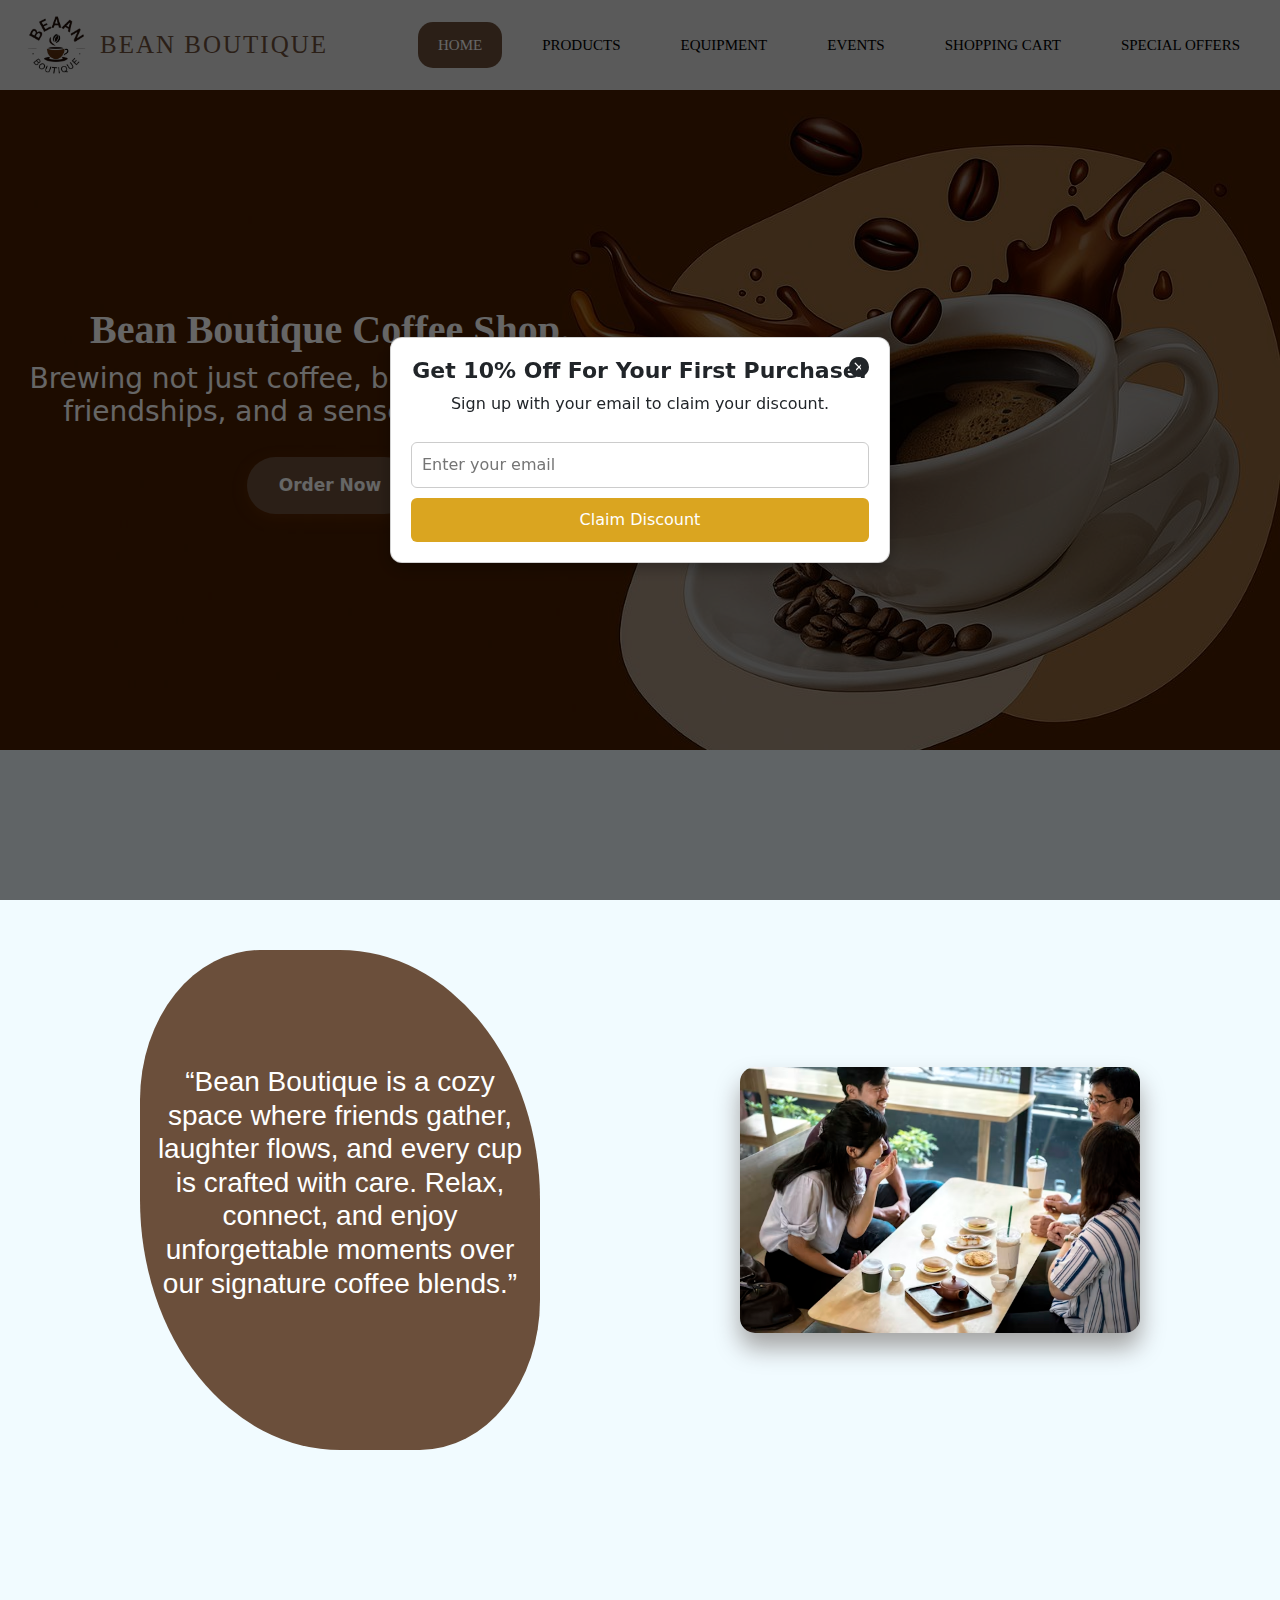
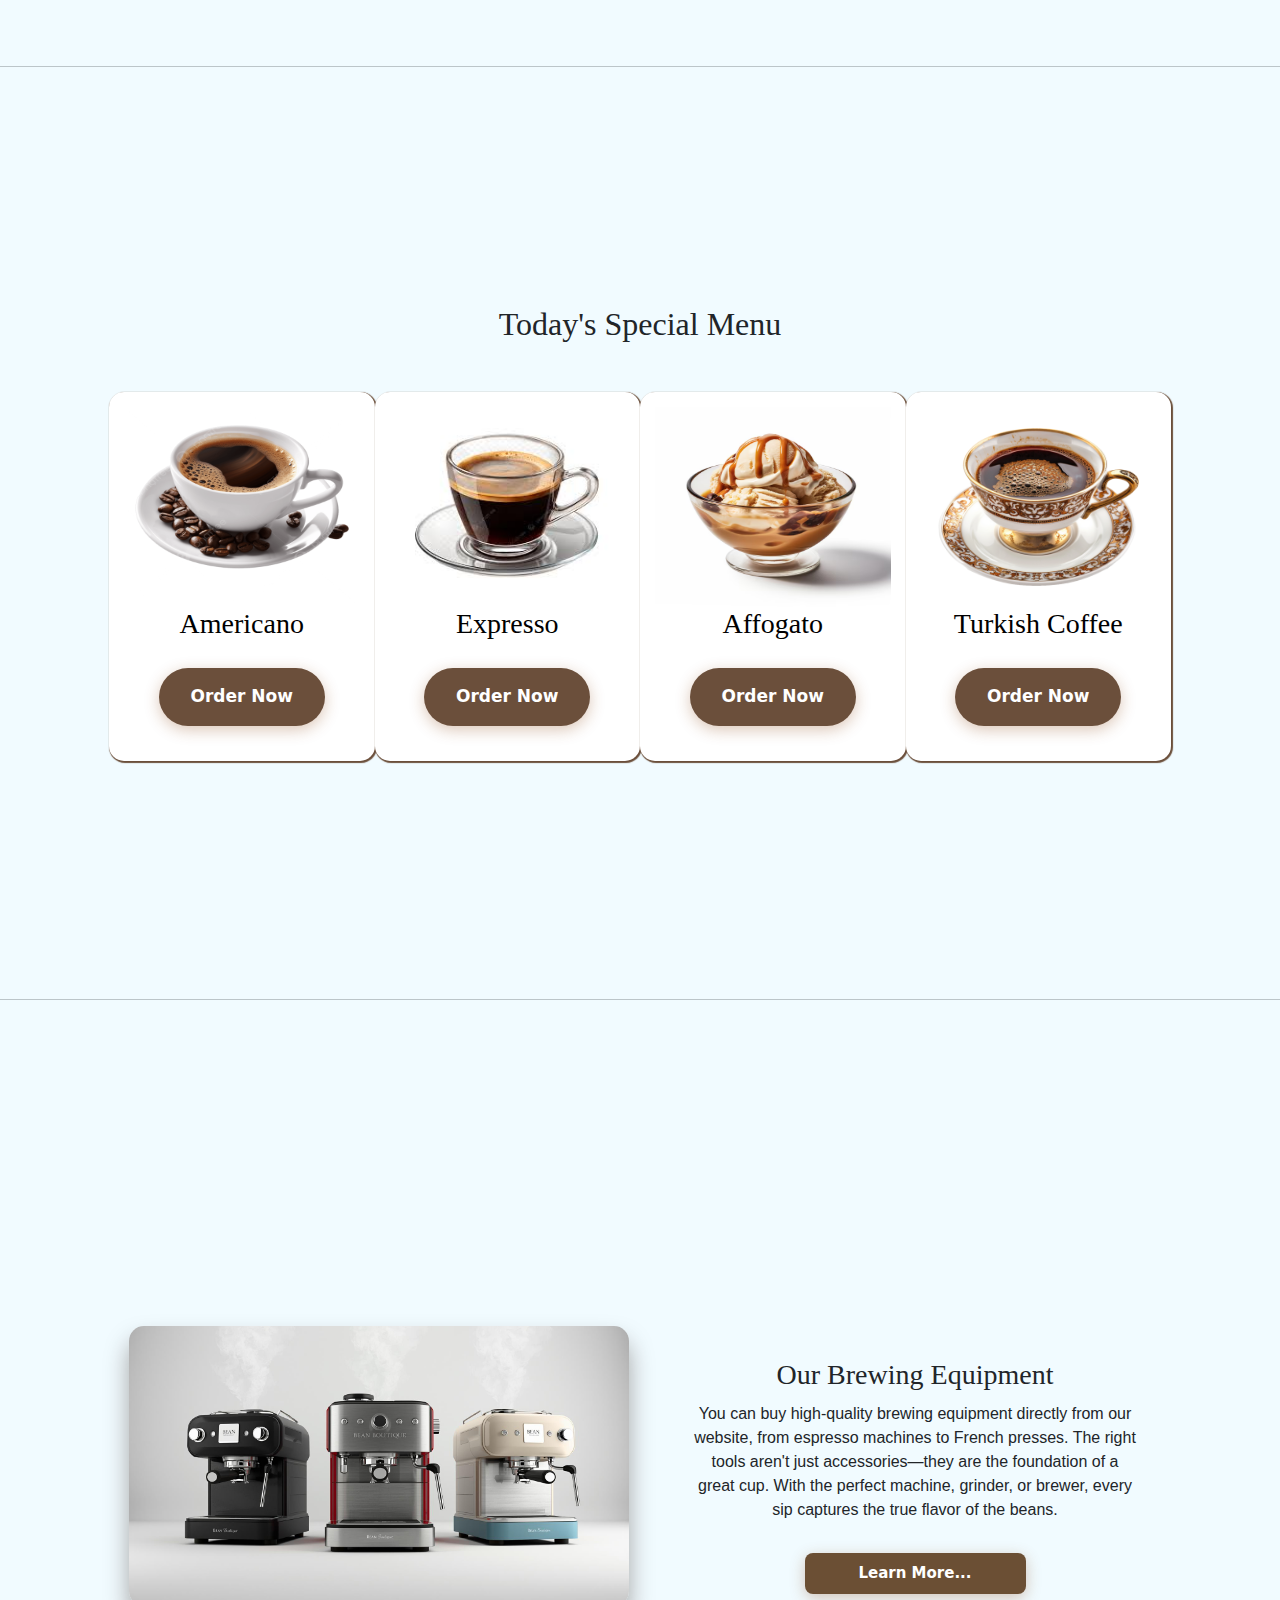
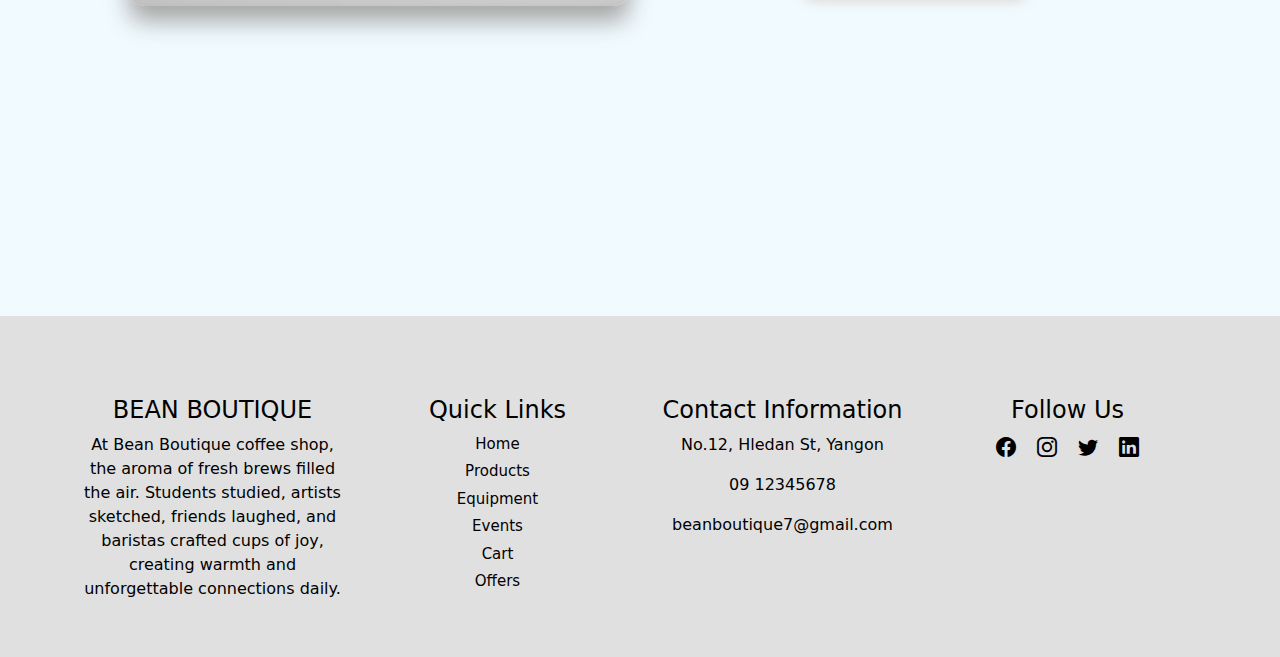
<file: index.html>
<!DOCTYPE html>
<html lang="en">

<head>
    <meta charset="UTF-8">
    <meta name="viewport" content="width=device-width, initial-scale=1.0">
    <title>Home Page</title>
    <link rel="stylesheet" href="https://cdn.jsdelivr.net/npm/bootstrap@5.3.7/dist/css/bootstrap.min.css">
    <link rel="stylesheet" href="style.css">
    <link rel="stylesheet" href="https://cdn.jsdelivr.net/npm/bootstrap-icons@1.13.1/font/bootstrap-icons.min.css">
</head>

<body>
    <!-- navbar -->
    <nav>
        <div class="navbar-brand">
            <img src="./Image/Contemporary Wordmark Coffee Logo.png" alt="">
            <span>BEAN BOUTIQUE</span>
        </div>

        <!-- nav-icon -->
        <input type="checkbox" id="menu-checkbox">
        <label for="menu-checkbox" class="menu-toggle">
            <i class="bi bi-list"></i>
        </label>

        <!-- nav links -->
        <ul class="nav-links">
            <li><a href="index.html" class="active">Home</a></li>
            <li><a href="products.html">Products</a></li>
            <li><a href="equip.html">Equipment</a></li>
            <li><a href="events.html">Events</a></li>
            <li><a href="cart.html">Shopping Cart</a></li>
            <li><a href="offers.html">Special Offers</a></li>
        </ul>
    </nav>
    <!-- navbar -->

    <!-- slide -->
    <div class="slide">
        <div class="slide-text">
            <h1>Bean Boutique Coffee Shop.</h1>
            <h3>Brewing not just coffee, but conversations, friendships, and a sense of belonging.</h3>
            <a href="products.html" class="btn">Order Now</a>
        </div>
    </div>
    <!-- slide -->

    <!-- body -->
    <section class="TK">
        <div id="description">
            <h3 class="des">“Bean Boutique is a cozy space where friends gather, laughter flows, and every cup is
                crafted with care.
                Relax, connect, and enjoy unforgettable moments over our signature coffee blends.”</h3>
        </div>
        <div id="talk-img">
            <img src="./Image/talk1.avif" alt="">
        </div>
    </section>
    <hr>

    <section class="SP">
        <div class="container">
            <h2>Today's Special Menu</h2>
            <div class="row">
                <div class="col4">
                    <img src="./Image/Americano1.png" alt="" class="img-fluid">
                    <h3 class="cf">Americano</h3>
                    <a href="products.html" class="btn">Order Now</a>
                </div>
                <div class="col4">
                    <img src="./Image/exp1.jpg" alt="" class="img-fluid">
                    <h3 class="cf">Expresso</h3>
                    <a href="products.html" class="btn">Order Now</a>
                </div>
                <div class="col4">
                    <img src="./Image/Affogato.jpg" alt="" class="img-fluid">
                    <h3 class="cf">Affogato</h3>
                    <a href="products.html" class="btn">Order Now</a>
                </div>
                <div class="col4">
                    <img src="./Image/Turkish Coffee.webp" alt="" class="img-fluid">
                    <h3 class="cf">Turkish Coffee</h3>
                    <a href="products.html" class="btn">Order Now</a>
                </div>
            </div>
        </div>
    </section>
    <hr>
    <section class="EQ">
        <div id="equip-img">
            <img src="./Image/3Espresso machines.jpg" alt="">
        </div>
        <div id="equip-ttl">
            <h3 class="ttl">Our Brewing Equipment</h3>
            <p class="des">You can buy high-quality brewing equipment directly from our website, from espresso machines
                to French presses. The right tools aren't just accessories—they are the foundation of a great cup. With
                the perfect machine, grinder, or brewer, every sip captures the true flavor of the beans.</p>
            <a href="equip.html" class="btn btn-EQUIP">Learn More...</a>
        </div>
    </section>
    <!-- body -->

    <!-- Modal -->
    <div id="discountModal" class="modal">
        <div class="modal-content">
            <span class="close"><i class="bi bi-x-circle-fill"></i></span>
            <h3 class="dis">Get 10% Off For Your First Purchase!</h3>
            <p>Sign up with your email to claim your discount.</p>
            <input type="text" name="" id="emailinput" placeholder="Enter your email" class="input">
            <button onclick="claimDiscount()" class="dis-btn">Claim Discount</button>
        </div>
    </div>
    <!-- Modal -->

    <!-- Footer -->
    <footer class="ftbgcolor">
        <div class="container">
            <div class="row">
                <div class="col4">
                    <h4>BEAN BOUTIQUE</h4>
                    <p>At Bean Boutique coffee shop, the aroma of fresh brews filled the air. Students studied,
                        artists
                        sketched, friends laughed, and baristas crafted cups of joy, creating warmth and
                        unforgettable
                        connections daily.
                    </p>
                </div>
                <div class="col4">
                    <h4>Quick Links</h4>
                    <div class="link">
                        <a href="index.html" class="ftlink">Home</a>
                        <a href="products.html" class="ftlink">Products</a>
                        <a href="equip.html" class="ftlink">Equipment</a>
                        <a href="events.html" class="ftlink">Events</a>
                        <a href="cart.html" class="ftlink">Cart</a>
                        <a href="offers.html" class="ftlink">Offers</a>
                    </div>
                </div>
                <div class="col4">
                    <h4>Contact Information</h4>
                    <p>No.12, Hledan St, Yangon</p>
                    <p>09 12345678</p>
                    <p>beanboutique7@gmail.com</p>
                </div>
                <div class="col4">
                    <h4>Follow Us</h4>
                    <i class="bi bi-facebook fticons"></i>
                    <i class="bi bi-instagram fticons"></i>
                    <i class="bi bi-twitter fticons"></i>
                    <i class="bi bi-linkedin fticons"></i>
                </div>
            </div>
        </div>
    </footer>
    <!-- Footer -->

    <script src="https://cdn.jsdelivr.net/npm/bootstrap@5.3.3/dist/js/bootstrap.bundle.min.js"></script>
    <script src="script.js"></script>
</body>

</html>
</file>
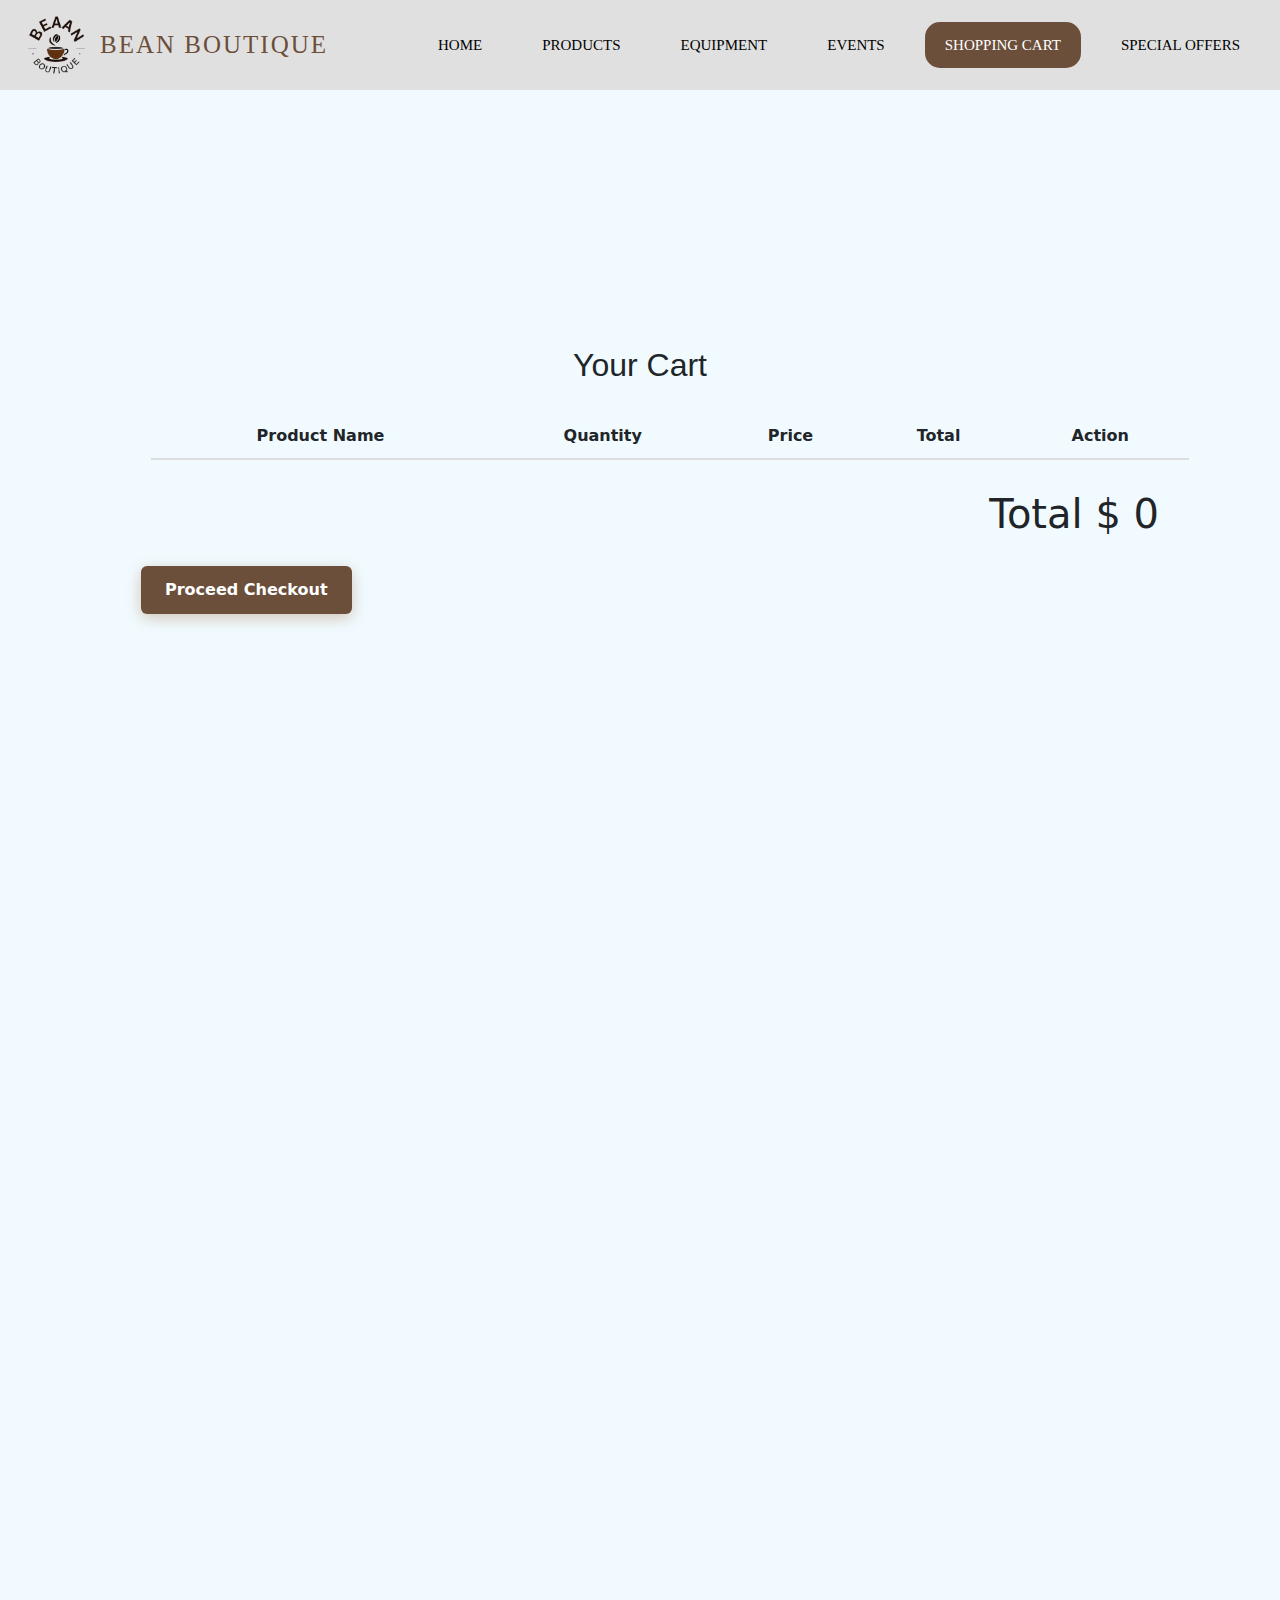
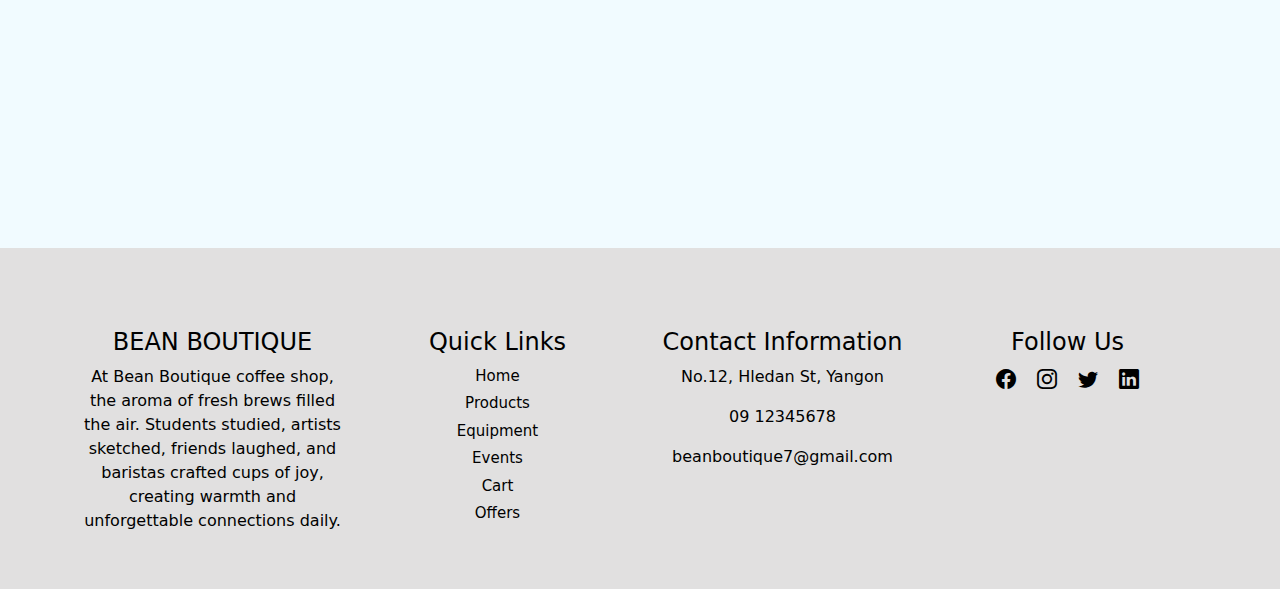
<file: cart.html>
<!DOCTYPE html>
<html lang="en">

<head>
    <meta charset="UTF-8">
    <meta name="viewport" content="width=device-width, initial-scale=1.0">
    <title>Cart Page</title>
    <link rel="stylesheet" href="https://cdn.jsdelivr.net/npm/bootstrap@5.3.7/dist/css/bootstrap.min.css">
    <link rel="stylesheet" href="style.css">
    <link rel="stylesheet" href="https://cdn.jsdelivr.net/npm/bootstrap-icons@1.13.1/font/bootstrap-icons.min.css">
</head>

<body>
    <!-- navbar -->
    <nav>
        <div class="navbar-brand">
            <img src="./Image/Contemporary Wordmark Coffee Logo.png" alt="">
            <span>BEAN BOUTIQUE</span>
        </div>

        <!-- nav-icon -->
        <input type="checkbox" id="menu-checkbox">
        <label for="menu-checkbox" class="menu-toggle">
            <i class="bi bi-list"></i>
        </label>

        <!-- nav links -->
        <ul class="nav-links">
            <li><a href="index.html">Home</a></li>
            <li><a href="products.html">Products</a></li>
            <li><a href="equip.html">Equipment</a></li>
            <li><a href="events.html">Events</a></li>
            <li><a href="cart.html" class="active">Shopping Cart</a></li>
            <li><a href="offers.html">Special Offers</a></li>
        </ul>
    </nav>
    <!-- navbar -->
    <!-- cart -->
    <section class="cart-section">
        <div class="container">
            <h2 class="cart-ttl">Your Cart</h2>
            <table>
                <tr>
                    <th>Product Name</th>
                    <th>Quantity</th>
                    <th>Price</th>
                    <th>Total</th>
                    <th>Action</th>
                </tr>

                <tbody id="cart-body">

                </tbody>
            </table>
            <h1 class="text-end">Total $ <span id="total"></span></h1>
            <a href="#checkoutForm" class="btn checkout-btn" onclick="showForm()">Proceed Checkout</a>
        </div>
        </div>
        </div>
    </section>
    <!-- cart -->
    <!-- checkout -->

    <section></section>
    <div class="checkout-form" id="checkoutForm">
        <h2>Checkout Form</h2>

        <label for="email">Email:</label>
        <input type="email" id="email" placeholder="Enter your email">

        <label for="payment">Payment Method:</label>
        <select id="payment">
            <option value="">How will you pay?</option>
            <option>Credit Card</option>
            <option>Cash on Delivery</option>
            <option>Bank Transfer</option>
        </select>

        <label for="coupon">Discount Coupon (Optional):</label>
        <input type="text" id="coupon" placeholder="Enter coupon code (Optional)">

        <button class="order-btn" onclick="confirmOrder()">Confirm Order</button>
    </div><br><br>


    <!-- checkout -->


    <!-- Footer -->
    <footer class="ftbgcolor">
        <div class="container">
            <div class="row">
                <div class="col4">
                    <h4>BEAN BOUTIQUE</h4>
                    <p>At Bean Boutique coffee shop, the aroma of fresh brews filled the air. Students studied, artists
                        sketched, friends laughed, and baristas crafted cups of joy, creating warmth and unforgettable
                        connections daily.
                    </p>
                </div>
                <div class="col4">
                    <h4>Quick Links</h4>
                    <div class="link">
                        <a href="index.html" class="ftlink">Home</a>
                        <a href="products.html" class="ftlink">Products</a>
                        <a href="equip.html" class="ftlink">Equipment</a>
                        <a href="events.html" class="ftlink">Events</a>
                        <a href="cart.html" class="ftlink">Cart</a>
                        <a href="offers.html" class="ftlink">Offers</a>
                    </div>
                </div>
                <div class="col4">
                    <h4>Contact Information</h4>
                    <p>No.12, Hledan St, Yangon</p>
                    <p>09 12345678</p>
                    <p>beanboutique7@gmail.com</p>
                </div>
                <div class="col4">
                    <h4>Follow Us</h4>
                    <i class="bi bi-facebook fticons"></i>
                    <i class="bi bi-instagram fticons"></i>
                    <i class="bi bi-twitter fticons"></i>
                    <i class="bi bi-linkedin fticons"></i>
                </div>
            </div>
        </div>
    </footer>
    <!-- Footer -->

    <!-- cart table -->
    <script>
        let cart_body = document.getElementById('cart-body')
        let total = document.getElementById('total')
        let cart = JSON.parse(sessionStorage.getItem('cart')) || {}
        let carttotal = 0

        for (const [name, details] of Object.entries(cart)) {
            let itemtotal = details.price * details.quantity
            carttotal += itemtotal

            let row = document.createElement('tr')
            row.innerHTML = `
          <td>${name}</td>
          <td>
            <button class="qty-btn decrease" data-name="${name}">-</button>
            <span>${details.quantity}</span>
            <button class="qty-btn increase" data-name="${name}">+</button>
          </td>
          <td>$ ${details.price}</td>
          <td>$ ${itemtotal}</td>
          <td><i class="bi bi-trash remove-btn" data-name="${name}"></i></td>
        `
            cart_body.appendChild(row)
        }


        // remove item
        let remove_btn = document.querySelectorAll('.remove-btn')
        remove_btn.forEach((button) => {
            button.addEventListener('click', (e) => {
                let name = e.target.dataset.name
                delete cart[name]
                sessionStorage.setItem('cart', JSON.stringify(cart))
                location.reload()
            })
        })

        // increase qty
        let increase_btn = document.querySelectorAll('.increase')
        increase_btn.forEach((button) => {
            button.addEventListener('click', (e) => {
                let name = e.target.dataset.name
                cart[name].quantity++
                sessionStorage.setItem('cart', JSON.stringify(cart))
                location.reload()
            })
        })

        // decrease qty
        let decrease_btn = document.querySelectorAll('.decrease')
        decrease_btn.forEach((button) => {
            button.addEventListener('click', (e) => {
                let name = e.target.dataset.name
                cart[name].quantity--
                if (cart[name].quantity <= 0) {
                    delete cart[name]
                }
                sessionStorage.setItem('cart', JSON.stringify(cart))
                location.reload()
            })
        })

        total.textContent = carttotal
    </script>
    <!-- cart table -->

    <!-- checkout -->
    <script>
        function showForm() {
            document.getElementById("checkoutForm").style.display = "block"
        }

        function confirmOrder() {
            event.preventDefault()
            let email = document.getElementById('email').value
            let payment = document.getElementById('payment').value
            let coupon = document.getElementById('coupon').value
            if (email == "" || payment == "") {
                alert("Please Fill Your Data!")
            } else {
                alert(`✅ Purchase successful! Thank you for shopping with us.
Email : ${email}
Payment : ${payment}
Coupon : ${coupon}`)

                // hide form
                document.getElementById("checkoutForm").style.display = "none"

                // clear table
                document.getElementById("cart-body").innerHTML = ""

                // reset total
                document.getElementById("total").textContent = "0"

                // clear session storage
                sessionStorage.removeItem("cart")
            }
        }
    </script>
    <!-- checkout -->



    <script src="https://cdn.jsdelivr.net/npm/bootstrap@5.3.3/dist/js/bootstrap.bundle.min.js"></script>
    <script src="script.js"></script>
</body>

</html>
</file>
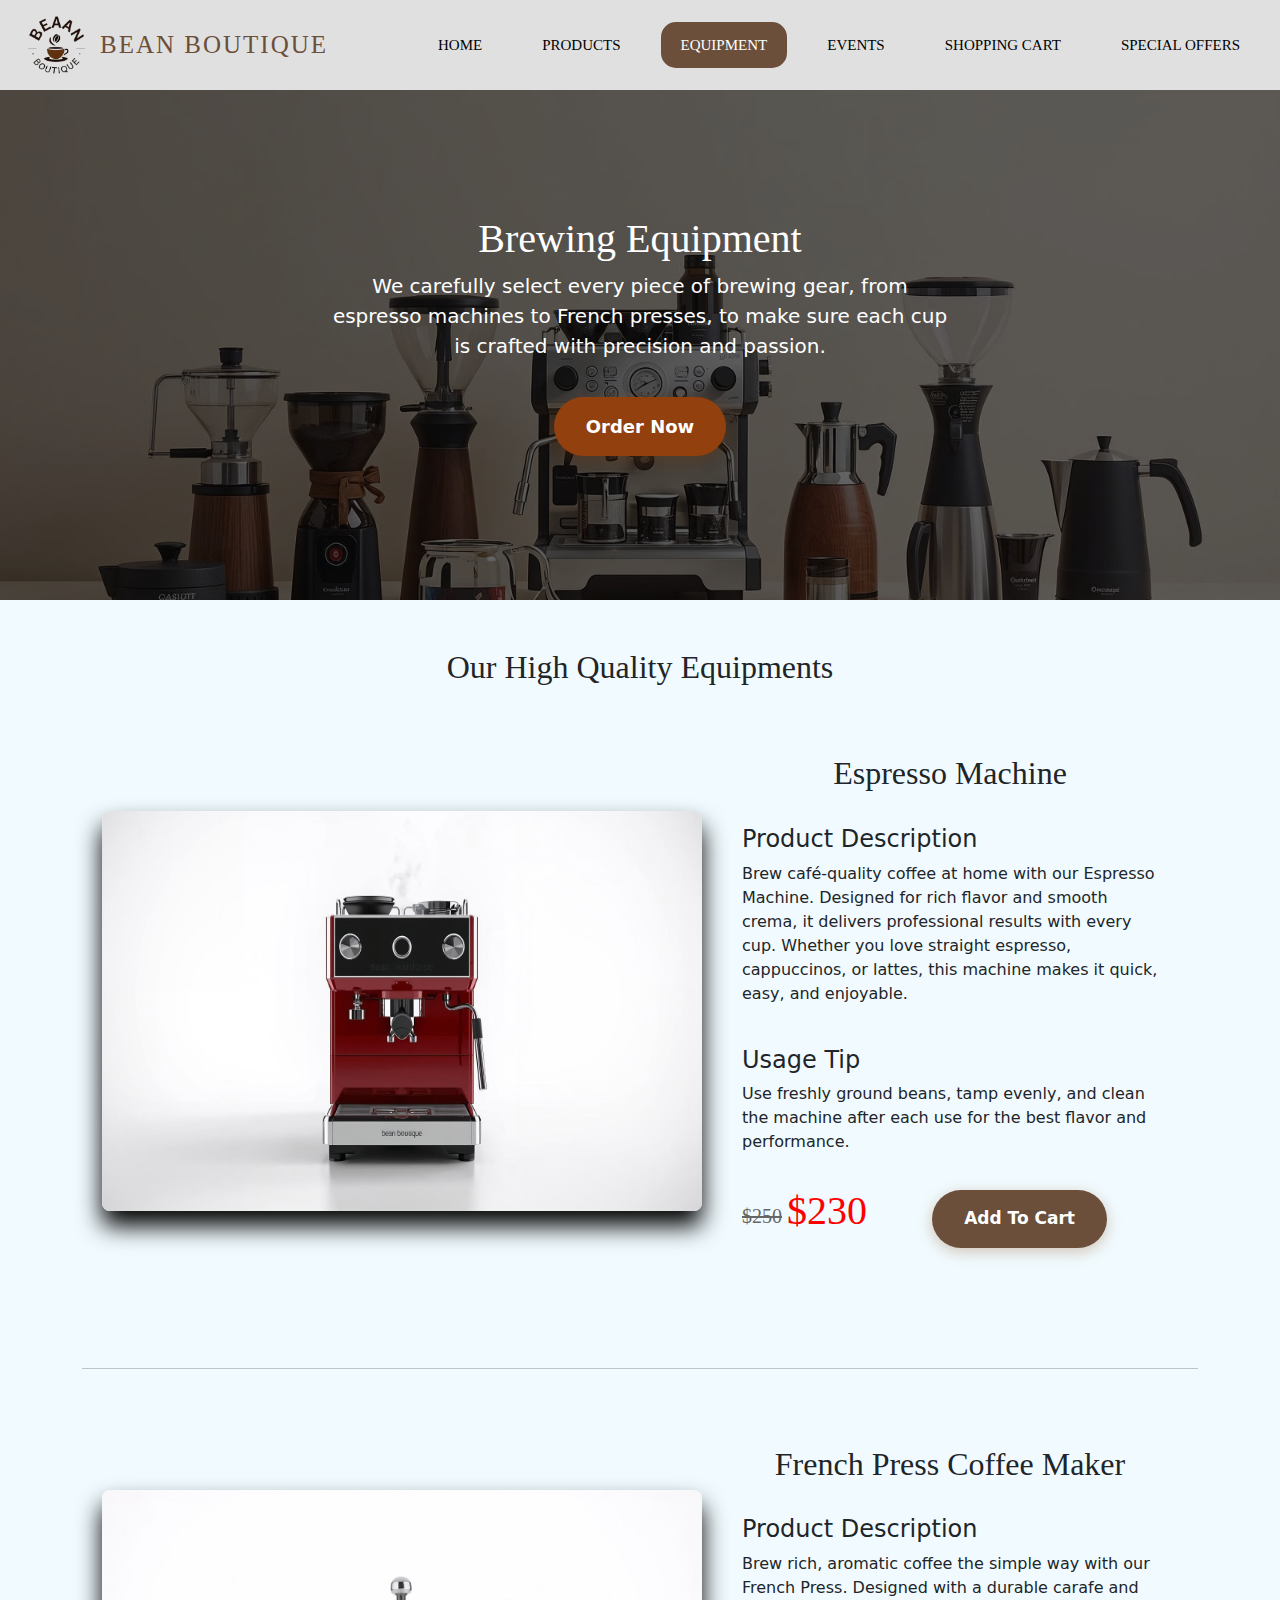
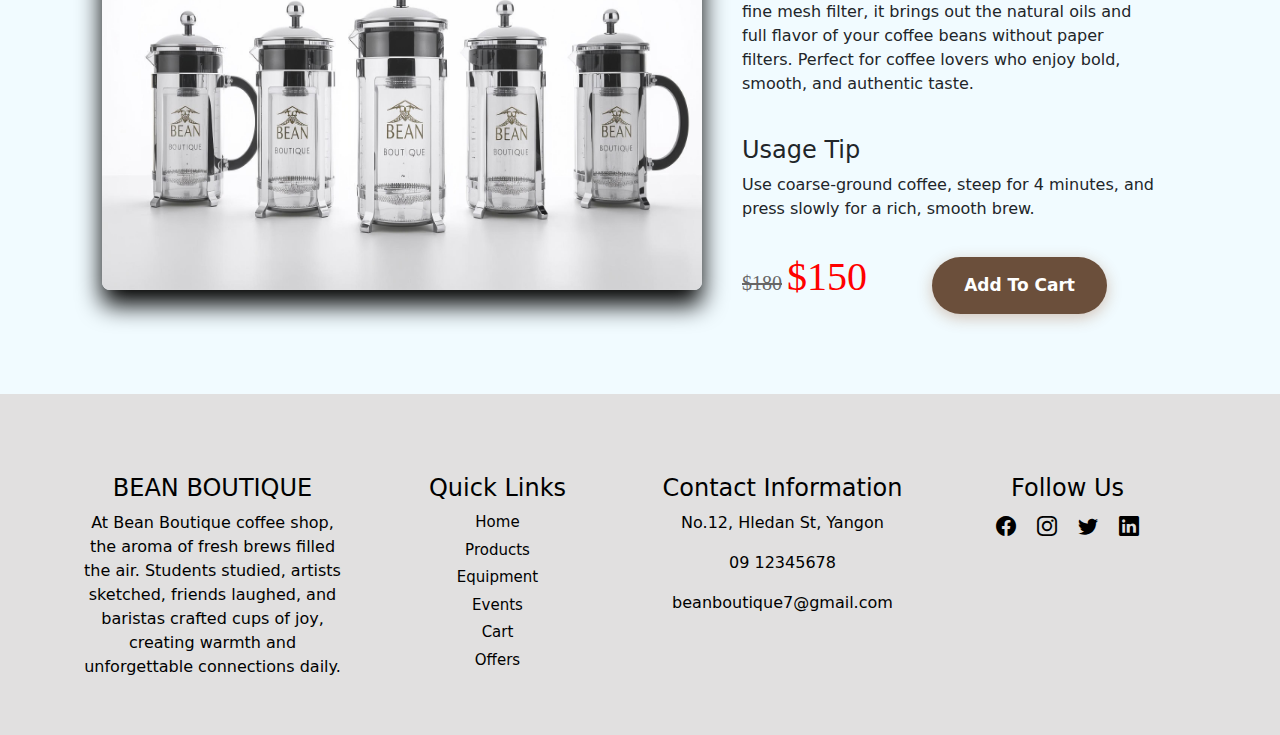
<file: equip.html>
<!DOCTYPE html>
<html lang="en">

<head>
    <meta charset="UTF-8">
    <meta name="viewport" content="width=device-width, initial-scale=1.0">
    <title>Equipment Page</title>
    <link rel="stylesheet" href="https://cdn.jsdelivr.net/npm/bootstrap@5.3.7/dist/css/bootstrap.min.css">
    <link rel="stylesheet" href="style.css">
    <link rel="stylesheet" href="https://cdn.jsdelivr.net/npm/bootstrap-icons@1.13.1/font/bootstrap-icons.min.css">
</head>

<body>
    <!-- navbar -->
    <nav>
        <div class="navbar-brand">
            <img src="./Image/Contemporary Wordmark Coffee Logo.png" alt="">
            <span>BEAN BOUTIQUE</span>
        </div>

        <!-- nav-icon -->
        <input type="checkbox" id="menu-checkbox">
        <label for="menu-checkbox" class="menu-toggle">
            <i class="bi bi-list"></i>
        </label>

        <!-- nav links -->
        <ul class="nav-links">
            <li><a href="index.html">Home</a></li>
            <li><a href="products.html">Products</a></li>
            <li><a href="equip.html" class="active">Equipment</a></li>
            <li><a href="events.html">Events</a></li>
            <li><a href="cart.html">Shopping Cart</a></li>
            <li><a href="offers.html">Special Offers</a></li>
        </ul>
    </nav>
    <!-- navbar -->

    <!-- Equipment -->
    <!-- slide -->
    <div class="eq-slide">
        <div class="eq-slide-text">
            <h1>Brewing Equipment</h1>
            <p>We carefully select every piece of brewing gear, from espresso machines to French presses, to make sure
                each cup is crafted with precision and passion.</p>
            <a href="#eq-img" class="btn btn-eq">Order Now</a>
        </div>
    </div><br><br>
    <!-- slide -->
    <div class="container">
        <h2 id="eq-img">Our High Quality Equipments</h2>
        <div class="equipment-section">
            <div class="equipment-box">
                <div class="equipment-image">
                    <img src="./Image/Espresso machine1.jpg" alt="">
                </div>
                <div class="equipment-content">
                    <h2>Espresso Machine</h2><br>
                    <h4>Product Description</h4>
                    <p>Brew café-quality coffee at home with our Espresso Machine. Designed for rich flavor and smooth
                        crema, it delivers professional results with every cup. Whether you love straight espresso,
                        cappuccinos, or lattes, this machine makes it quick, easy, and enjoyable.
                    </p><br>
                    <h4>Usage Tip</h4>
                    <p>Use freshly ground beans, tamp evenly, and clean the machine after each use for the best flavor
                        and performance.</p>
                    <span class="dis-price">$250</span>
                    <span class="price">$230</span>
                    <button class="btn add-to-cart" data-name="Espresso Machine" data-price="230">
                        Add To Cart</button>
                </div>
            </div>
        </div>
        <br>
        <hr>
        <div class="equipment-section">
            <div class="equipment-box">
                <div class="equipment-image">
                    <img src="./Image/French presses.jpg" alt="">
                </div>
                <div class="equipment-content">
                    <h2>French Press Coffee Maker</h2><br>
                    <h4>Product Description</h4>
                    <p>
                        Brew rich, aromatic coffee the simple way with our French Press. Designed with a durable carafe
                        and
                        fine mesh filter, it brings out the natural oils and full flavor of your coffee beans without
                        paper
                        filters. Perfect for coffee lovers who enjoy bold, smooth, and authentic taste.
                    </p><br>
                    <h4>Usage Tip</h4>
                    <p>Use coarse-ground coffee, steep for 4 minutes, and press slowly for a rich, smooth brew.</p>
                    <span class="dis-price">$180</span>
                    <span class="price">$150</span>
                    <button class="btn add-to-cart" data-name="French Press Coffee Maker" data-price="150">
                        Add To Cart</button>
                </div>
            </div>
        </div>
    </div>
    <!-- Equipment -->

    <!-- Footer -->
    <footer class="ftbgcolor">
        <div class="container">
            <div class="row">
                <div class="col4">
                    <h4>BEAN BOUTIQUE</h4>
                    <p>At Bean Boutique coffee shop, the aroma of fresh brews filled the air. Students studied, artists
                        sketched, friends laughed, and baristas crafted cups of joy, creating warmth and unforgettable
                        connections daily.
                    </p>
                </div>
                <div class="col4">
                    <h4>Quick Links</h4>
                    <div class="link">
                        <a href="index.html" class="ftlink">Home</a>
                        <a href="products.html" class="ftlink">Products</a>
                        <a href="equip.html" class="ftlink">Equipment</a>
                        <a href="events.html" class="ftlink">Events</a>
                        <a href="cart.html" class="ftlink">Cart</a>
                        <a href="offers.html" class="ftlink">Offers</a>
                    </div>
                </div>
                <div class="col4">
                    <h4>Contact Information</h4>
                    <p>No.12, Hledan St, Yangon</p>
                    <p>09 12345678</p>
                    <p>beanboutique7@gmail.com</p>
                </div>
                <div class="col4">
                    <h4>Follow Us</h4>
                    <i class="bi bi-facebook fticons"></i>
                    <i class="bi bi-instagram fticons"></i>
                    <i class="bi bi-twitter fticons"></i>
                    <i class="bi bi-linkedin fticons"></i>
                </div>
            </div>
        </div>
    </footer>
    <!-- Footer -->

    <!-- Add to cart -->
    <script>
        let cart = JSON.parse(sessionStorage.getItem('cart')) || {}
        let addtocart = document.querySelectorAll('.add-to-cart')
        addtocart.forEach((button) => {
            button.addEventListener('click', (e) => {
                let name = e.target.dataset.name;
                let price = e.target.dataset.price;

                if (cart[name]) {
                    cart[name].quantity += 1
                } else {
                    cart[name] = { price, quantity: 1 }
                }
                sessionStorage.setItem('cart', JSON.stringify(cart))
                alert(`${name} have been added to your card`)
            })
        })</script>
    <!-- Add to cart -->

    <script src="https://cdn.jsdelivr.net/npm/bootstrap@5.3.3/dist/js/bootstrap.bundle.min.js"></script>
    <script src="script.js"></script>
</body>

</html>
</file>
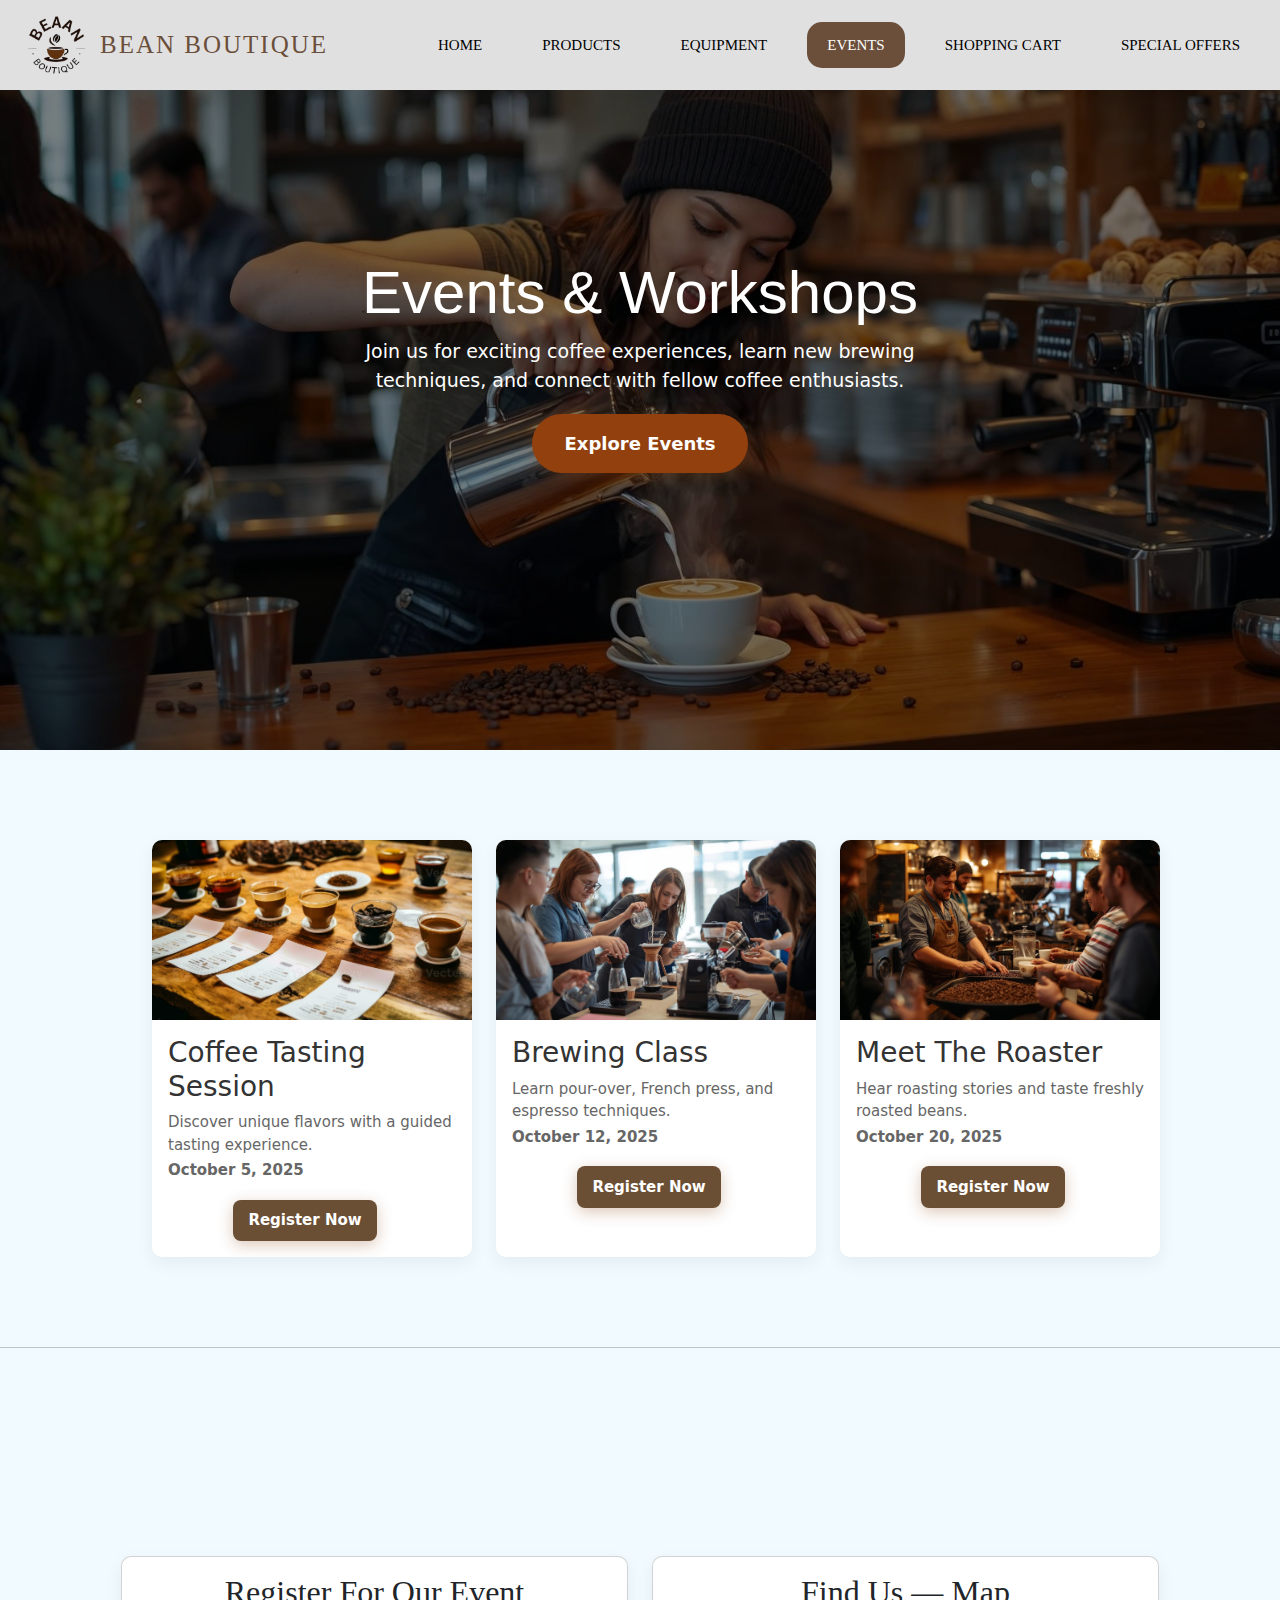
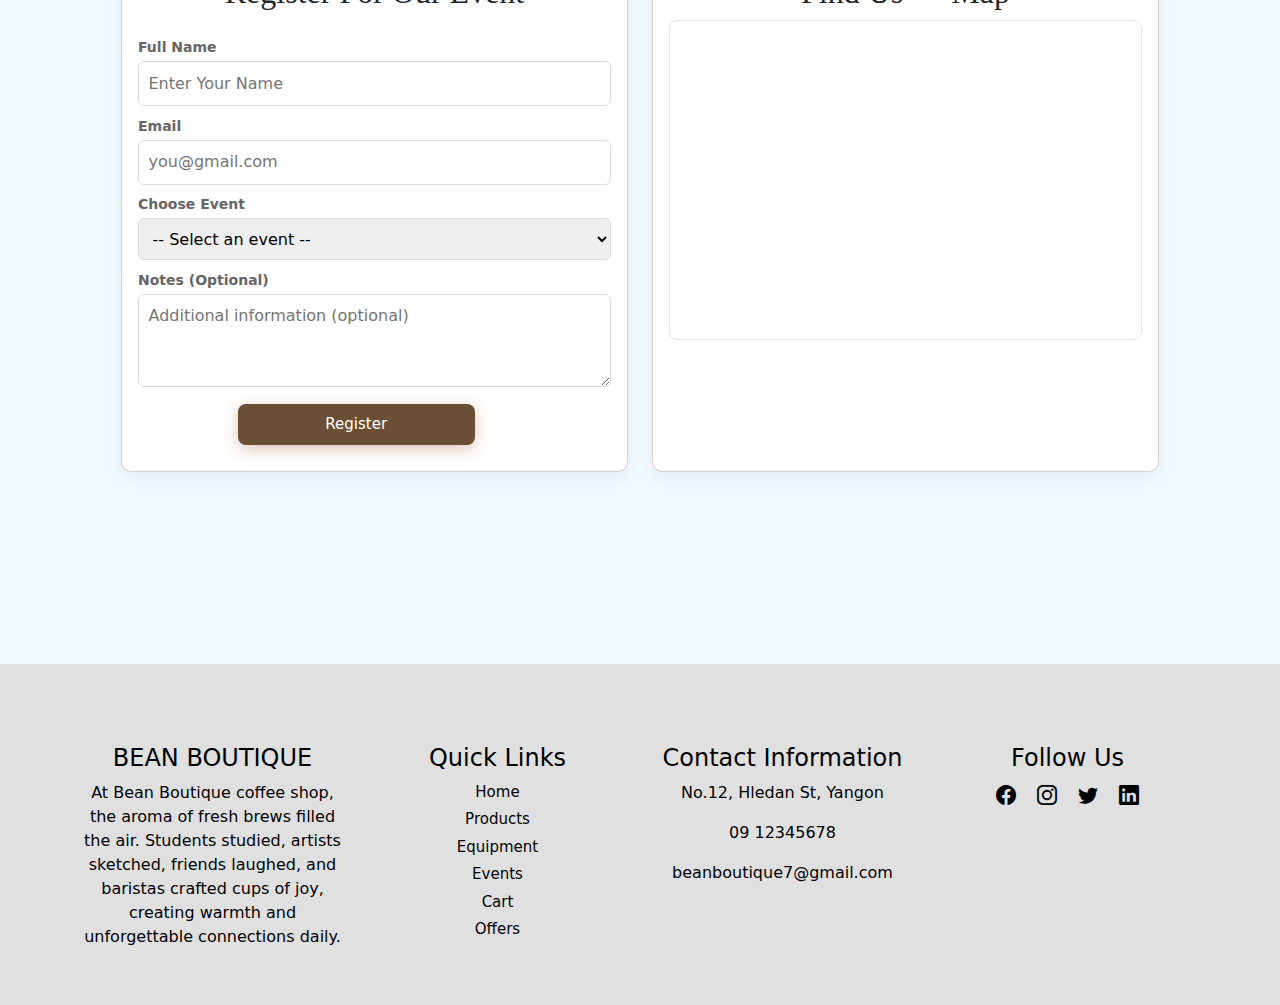
<file: events.html>
<!DOCTYPE html>
<html lang="en">

<head>
    <meta charset="UTF-8">
    <meta name="viewport" content="width=device-width, initial-scale=1.0">
    <title>Equipment Page</title>
    <link rel="stylesheet" href="https://cdn.jsdelivr.net/npm/bootstrap@5.3.7/dist/css/bootstrap.min.css">
    <link rel="stylesheet" href="style.css">
    <link rel="stylesheet" href="https://cdn.jsdelivr.net/npm/bootstrap-icons@1.13.1/font/bootstrap-icons.min.css">
</head>

<body>
    <!-- navbar -->
    <nav>
        <div class="navbar-brand">
            <img src="./Image/Contemporary Wordmark Coffee Logo.png" alt="">
            <span>BEAN BOUTIQUE</span>
        </div>

        <!-- nav-icon -->
        <input type="checkbox" id="menu-checkbox">
        <label for="menu-checkbox" class="menu-toggle">
            <i class="bi bi-list"></i>
        </label>

        <!-- nav links -->
        <ul class="nav-links">
            <li><a href="index.html">Home</a></li>
            <li><a href="products.html">Products</a></li>
            <li><a href="equip.html">Equipment</a></li>
            <li><a href="events.html" class="active">Events</a></li>
            <li><a href="cart.html">Shopping Cart</a></li>
            <li><a href="offers.html">Special Offers</a></li>
        </ul>
    </nav>
    <!-- navbar -->
    <!-- Event header -->
     <div class="eve-slide">
        <div class="eve-slide-text">
            <h1 class="event-header">Events & Workshops</h1>
            <p class="event-text">Join us for exciting coffee experiences, learn new brewing techniques, and connect
                with fellow coffee
                enthusiasts.</p>
                <a href="#events" class="btn btn-eq">Explore Events</a>
        </div>
     </div>
    <!-- Event header -->

    <!-- events section -->
    <div class="events-container" id="events">
        <div class="event-card">
            <img src="./Image/Coffee Tasting Session.jpeg" alt="Coffee Tasting">
            <div class="event-content">
                <h3>Coffee Tasting Session</h3>
                <p>Discover unique flavors with a guided tasting experience.</p>
                <p class="event-date">October 5, 2025</p>
                <a href="#reg-form" class="btn btn-event">Register Now</a>
            </div>
        </div>

        <div class="event-card">
            <img src="./Image/Brewing Class.jpg" alt="Brewing Class">
            <div class="event-content">
                <h3>Brewing Class</h3>
                <p>Learn pour-over, French press, and espresso techniques.</p>
                <p class="event-date">October 12, 2025</p>
                <a href="#reg-form" class="btn btn-event">Register Now</a>
            </div>
        </div>

        <div class="event-card">
            <img src="./Image/Meet the Roaster.jpg" alt="Meet the Roaster">
            <div class="event-content">
                <h3>Meet The Roaster</h3>
                <p>Hear roasting stories and taste freshly roasted beans.</p>
                <p class="event-date">October 20, 2025</p>
                <a href="#reg-form" class="btn btn-event">Register Now</a>
            </div>
        </div>
    </div>
    <hr>
    <!-- events section -->


    <section>
        <div class="container form-container">
            <!-- Registration form -->
            <div class="card">
                <h2 class="form-ttl" id="reg-form">Register For Our Event</h2>
                <form id="regForm">
                    <label for="name">Full Name</label>
                    <input id="name" type="text" required placeholder="Enter Your Name">

                    <label for="email">Email</label>
                    <input id="email" type="email" required placeholder="you@gmail.com">

                    <label for="eventSelect">Choose Event</label>
                    <select id="eventSelect" required>
                        <option value="">-- Select an event --</option>
                        <option>Coffee Tasting Session — Oct 5, 2025</option>
                        <option>Brewing Class — Oct 12, 2025</option>
                        <option>Meet the Roaster — Oct 20, 2025</option>
                    </select>

                    <label for="notes">Notes (Optional)</label>
                    <textarea id="notes" rows="3" placeholder="Additional information (optional)"></textarea>

                    <div>
                        <button class="reg-btn" type="submit">Register</button>
                    </div>
                </form>
            </div>

            <!-- Map -->
            <div class="card">
                <h2>Find Us — Map</h2>
                <div class="map-frame">
                    <iframe title="Coffee Shop location" width="100%" height="100%"
                        src="https://www.google.com/maps/embed?pb=!1m18!1m12!1m3!1d3819.0043172855003!2d96.12772877367466!3d16.82614191873377!2m3!1f0!2f0!3f0!3m2!1i1024!2i768!4f13.1!3m3!1m2!1s0x30c194ca13fff6e3%3A0x1334ced7a53c5bbc!2sHledan%20Centre!5e0!3m2!1sen!2smm!4v1756458259219!5m2!1sen!2smm"
                        style="border:0" allowfullscreen loading="lazy"></iframe>
                </div>
            </div>
        </div>
    </section>

    <!-- Footer -->
    <footer class="ftbgcolor">
        <div class="container">
            <div class="row">
                <div class="col4">
                    <h4>BEAN BOUTIQUE</h4>
                    <p>At Bean Boutique coffee shop, the aroma of fresh brews filled the air. Students studied, artists
                        sketched, friends laughed, and baristas crafted cups of joy, creating warmth and unforgettable
                        connections daily.
                    </p>
                </div>
                <div class="col4">
                    <h4>Quick Links</h4>
                    <div class="link">
                        <a href="index.html" class="ftlink">Home</a>
                        <a href="products.html" class="ftlink">Products</a>
                        <a href="equip.html" class="ftlink">Equipment</a>
                        <a href="events.html" class="ftlink">Events</a>
                        <a href="cart.html" class="ftlink">Cart</a>
                        <a href="offers.html" class="ftlink">Offers</a>
                    </div>
                </div>
                <div class="col4">
                    <h4>Contact Information</h4>
                    <p>No.12, Hledan St, Yangon</p>
                    <p>09 12345678</p>
                    <p>beanboutique7@gmail.com</p>
                </div>
                <div class="col4">
                    <h4>Follow Us</h4>
                    <i class="bi bi-facebook fticons"></i>
                    <i class="bi bi-instagram fticons"></i>
                    <i class="bi bi-twitter fticons"></i>
                    <i class="bi bi-linkedin fticons"></i>
                </div>
            </div>
        </div>
    </footer>
    <!-- Footer -->

    <!-- Register -->
    <script>
        let regForm = document.getElementById("regForm")
        regForm.addEventListener("submit", function (e) {
            e.preventDefault()
            let name = document.getElementById("name").value
            let email = document.getElementById("email").value
            let eventSelect = document.getElementById("eventSelect").value
            alert(`✅ Registration successful!
Name : ${name}
Email : ${email}
Event : ${eventSelect}`)
            regForm.reset()
        })
    </script>

    <!-- Register -->

    <script src="https://cdn.jsdelivr.net/npm/bootstrap@5.3.3/dist/js/bootstrap.bundle.min.js"></script>
    <script src="script.js"></script>
</body>

</html>
</file>
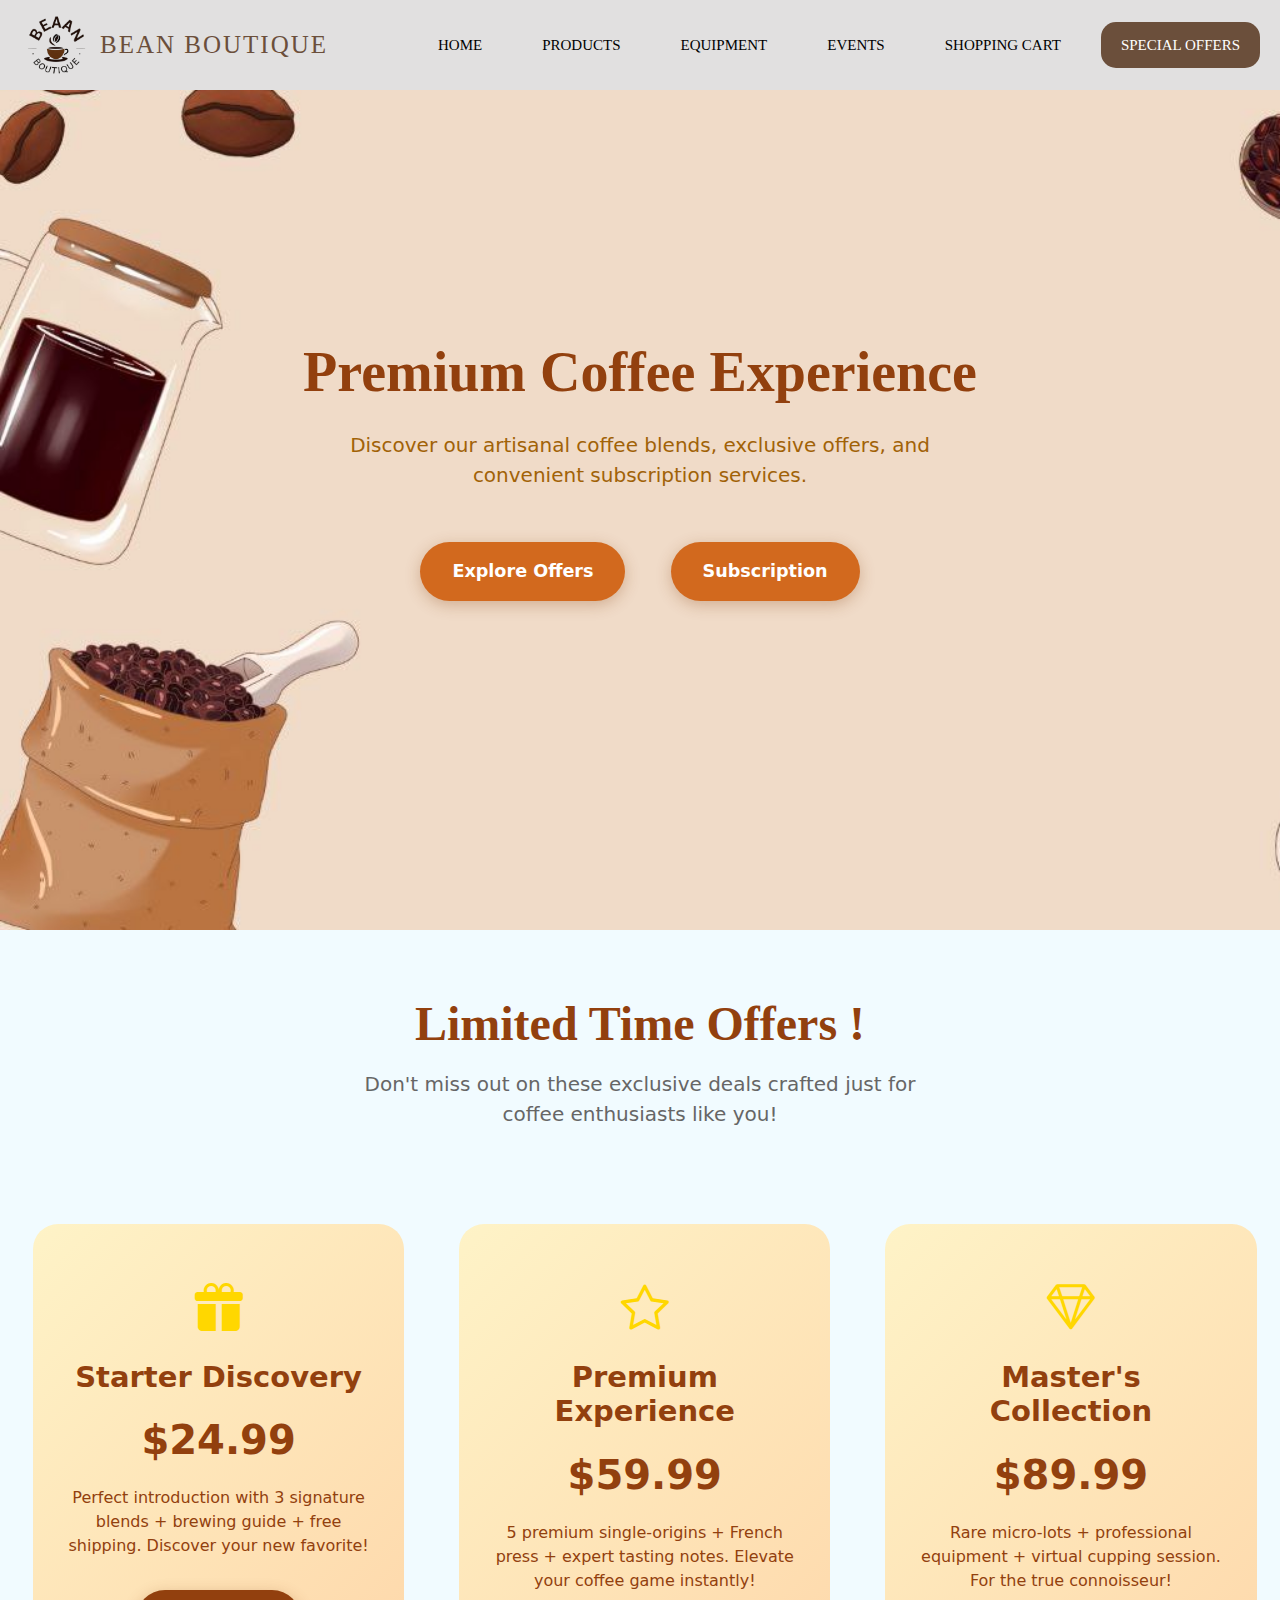
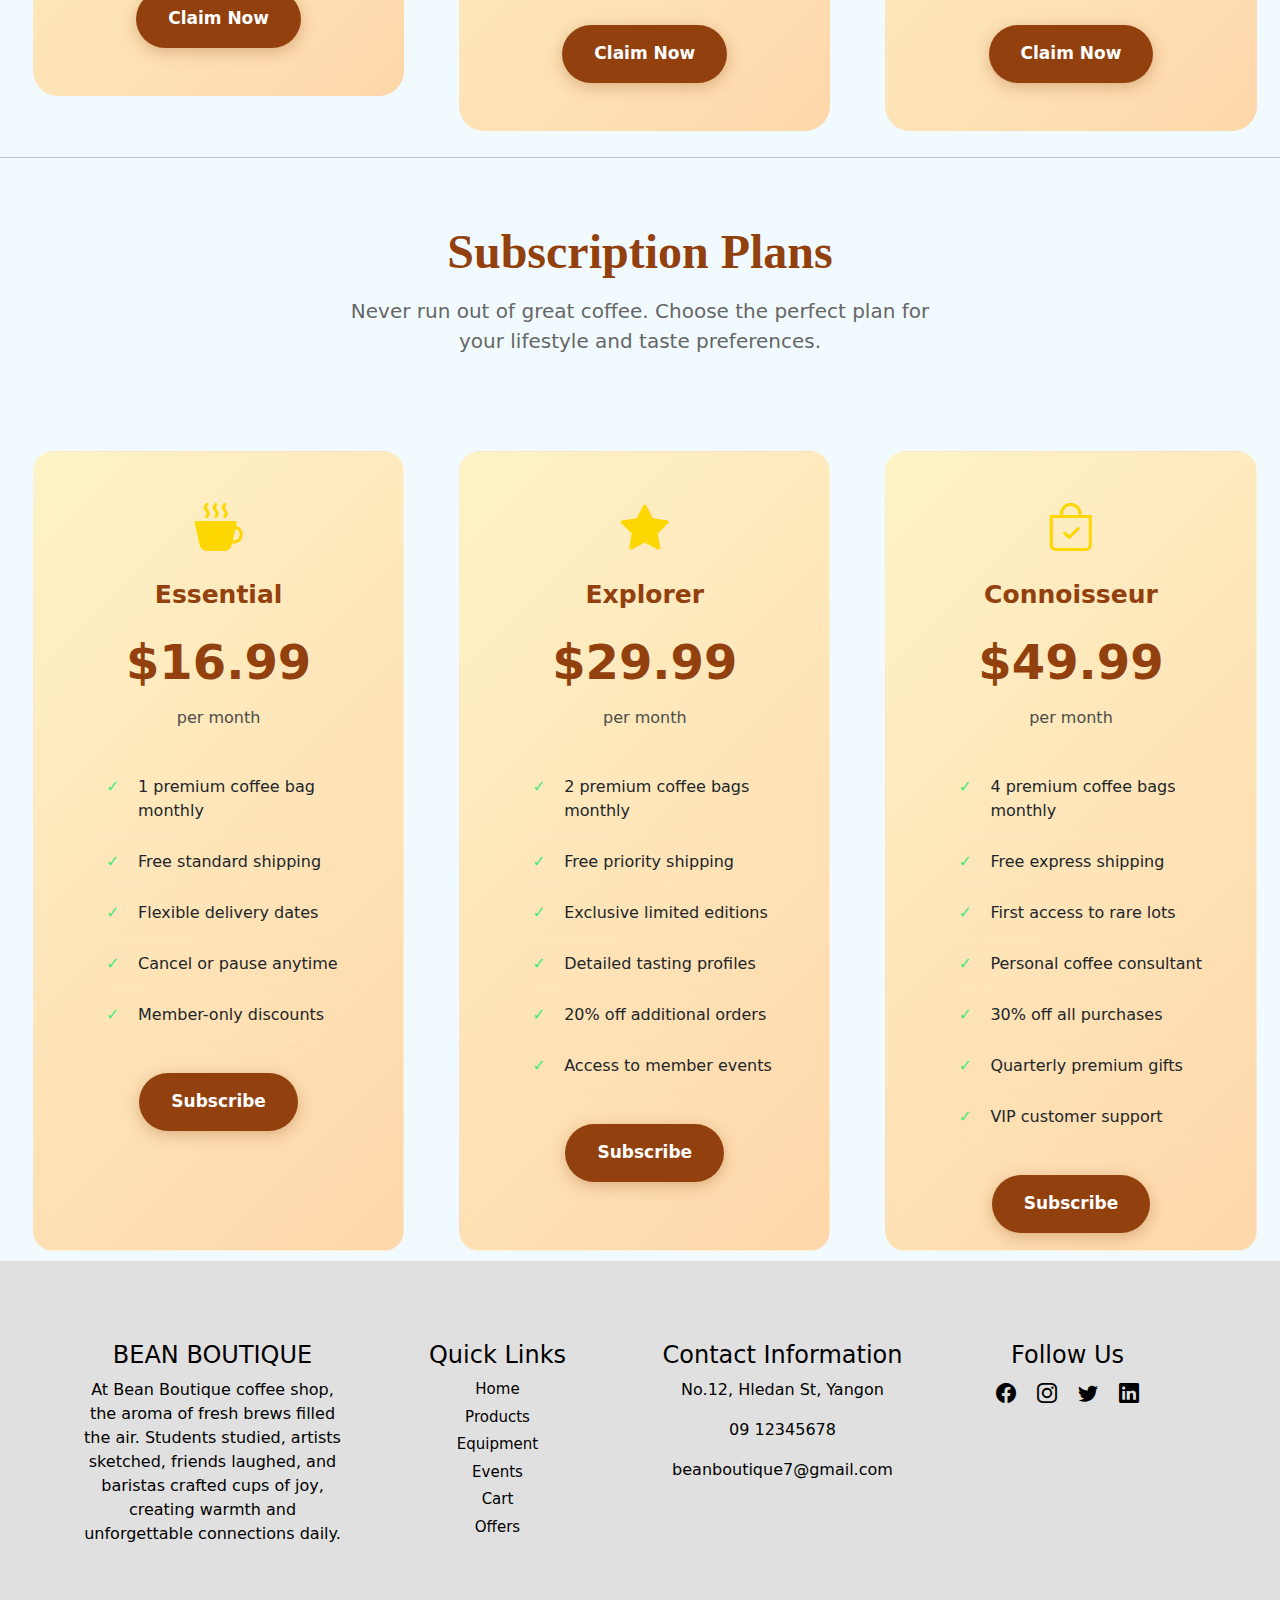
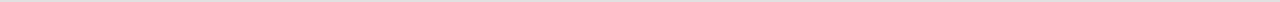
<file: offers.html>
<!DOCTYPE html>
<html lang="en">

<head>
    <meta charset="UTF-8">
    <meta name="viewport" content="width=device-width, initial-scale=1.0">
    <title>Offers Page</title>
    <link rel="stylesheet" href="https://cdn.jsdelivr.net/npm/bootstrap@5.3.7/dist/css/bootstrap.min.css">
    <link rel="stylesheet" href="style.css">
    <link rel="stylesheet" href="https://cdn.jsdelivr.net/npm/bootstrap-icons@1.13.1/font/bootstrap-icons.min.css">
</head>

<body>
    <!-- navbar -->
    <nav>
        <div class="navbar-brand">
            <img src="./Image/Contemporary Wordmark Coffee Logo.png" alt="">
            <span>BEAN BOUTIQUE</span>
        </div>

        <!-- nav-icon -->
        <input type="checkbox" id="menu-checkbox">
        <label for="menu-checkbox" class="menu-toggle">
            <i class="bi bi-list"></i>
        </label>

        <!-- nav links -->
        <ul class="nav-links">
            <li><a href="index.html">Home</a></li>
            <li><a href="products.html">Products</a></li>
            <li><a href="equip.html">Equipment</a></li>
            <li><a href="events.html">Events</a></li>
            <li><a href="cart.html">Shopping Cart</a></li>
            <li><a href="offers.html" class="active">Special Offers</a></li>
        </ul>
    </nav>
    <!-- navbar -->

    <!-- Slide -->
    <section class="off-slide">
        <div class="container">
            <h2>Premium Coffee Experience</h2>
            <p>Discover our artisanal coffee blends, exclusive offers, and convenient subscription services.</p>
            <a href="#offers" class="btn btn-slide">Explore Offers</a>
            <a href="#subscription" class="btn btn-slide">Subscription</a>
        </div>
    </section>
    <!-- Slide -->

    <!-- offer section -->
    <div class="container">
        <div class="section-header">
            <h2 class="section-title">Limited Time Offers !</h2>
            <p class="section-subtitle" id="offers">
                Don't miss out on these exclusive deals crafted just for coffee enthusiasts like you!</p>
        </div>
    </div>
    <div class="row">
        <div class="col3">
            <div class="offer-card">
                <div class="offer-icon"><i class="bi bi-gift-fill"></i></div>
                <h3 class="offer-title">Starter Discovery</h3>
                <div class="offer-price">$24.99</div>
                <p class="offer-description">Perfect introduction with 3 signature blends + brewing guide + free
                    shipping. Discover your new favorite!</p>
                <button class="offer-btn">Claim Now</button>
            </div>
        </div>
        <div class="col3">
            <div class="offer-card">
                <div class="offer-icon"><i class="bi bi-star"></i></div>
                <h3 class="offer-title">Premium Experience</h3>
                <div class="offer-price">$59.99</div>
                <p class="offer-description">5 premium single-origins + French press + expert tasting notes. Elevate
                    your coffee game instantly!</p>
                <button class="offer-btn">Claim Now</button>
            </div>
        </div>

        <div class="col3">
            <div class="offer-card">
                <div class="offer-icon"><i class="bi bi-gem"></i></div>
                <h3 class="offer-title">Master's Collection</h3>
                <div class="offer-price">$89.99</div>
                <p class="offer-description">Rare micro-lots + professional equipment + virtual cupping session. For the
                    true connoisseur!</p>
                <button class="offer-btn">Claim Now</button>
            </div>
        </div>
    </div>
    <hr>
    <!-- offer section -->

    <!-- subscription section-->
    <div class="container">
        <div class="section-header">
            <h2 class="section-title">Subscription Plans</h2>
            <p class="section-subtitle" id="subscription">
                Never run out of great coffee. Choose the perfect plan for your lifestyle and taste preferences.</p>
        </div>
    </div>
    <div class="row">
        <div class="col3">
            <div class="sub-card">
                <div class="sub-icon"><i class="bi bi-cup-hot-fill"></i></div>
                <h3 class="plan-name">Essential</h3>
                <div class="plan-price">$16.99</div>
                <div class="plan-period">per month</div>
                <ul class="plan-features">
                    <li>1 premium coffee bag monthly</li>
                    <li>Free standard shipping</li>
                    <li>Flexible delivery dates</li>
                    <li>Cancel or pause anytime</li>
                    <li>Member-only discounts</li>
                </ul>
                <button class="sub-btn">Subscribe</button>
            </div>
        </div>
        <div class="col3">
            <div class="sub-card">
                <div class="sub-icon"><i class="bi-star-fill"></i></div>
                <h3 class="plan-name">Explorer</h3>
                <div class="plan-price">$29.99</div>
                <div class="plan-period">per month</div>
                <ul class="plan-features">
                    <li>2 premium coffee bags monthly</li>
                    <li>Free priority shipping</li>
                    <li>Exclusive limited editions</li>
                    <li>Detailed tasting profiles</li>
                    <li>20% off additional orders</li>
                    <li>Access to member events</li>
                </ul>
                <button class="sub-btn">Subscribe</button>
            </div>
        </div>

        <div class="col3">
            <div class="sub-card">
                <div class="sub-icon"><i class="bi-bag-check"></i></div>
                <h3 class="plan-name">Connoisseur</h3>
                <div class="plan-price">$49.99</div>
                <div class="plan-period">per month</div>
                <ul class="plan-features">
                    <li>4 premium coffee bags monthly</li>
                    <li>Free express shipping</li>
                    <li>First access to rare lots</li>
                    <li>Personal coffee consultant</li>
                    <li>30% off all purchases</li>
                    <li>Quarterly premium gifts</li>
                    <li>VIP customer support</li>
                </ul>
                <button class="sub-btn">Subscribe</button>
            </div>
        </div>
    </div>
    <!-- subscription section-->


<!-- Footer -->
<footer class="ftbgcolor">
    <div class="container">
        <div class="row">
            <div class="col4">
                <h4>BEAN BOUTIQUE</h4>
                <p>At Bean Boutique coffee shop, the aroma of fresh brews filled the air. Students studied, artists
                    sketched, friends laughed, and baristas crafted cups of joy, creating warmth and unforgettable
                    connections daily.
                </p>
            </div>
            <div class="col4">
                <h4>Quick Links</h4>
                <div class="link">
                    <a href="index.html" class="ftlink">Home</a>
                    <a href="products.html" class="ftlink">Products</a>
                    <a href="equip.html" class="ftlink">Equipment</a>
                    <a href="events.html" class="ftlink">Events</a>
                    <a href="cart.html" class="ftlink">Cart</a>
                    <a href="offers.html" class="ftlink">Offers</a>
                </div>
            </div>
            <div class="col4">
                <h4>Contact Information</h4>
                <p>No.12, Hledan St, Yangon</p>
                <p>09 12345678</p>
                <p>beanboutique7@gmail.com</p>
            </div>
            <div class="col4">
                <h4>Follow Us</h4>
                <i class="bi bi-facebook fticons"></i>
                <i class="bi bi-instagram fticons"></i>
                <i class="bi bi-twitter fticons"></i>
                <i class="bi bi-linkedin fticons"></i>
            </div>
        </div>
    </div>
</footer>
<!-- Footer -->

<!-- claiming offers -->
<script>
    const offerButtons = document.querySelectorAll('.offer-btn')
    offerButtons.forEach(btn => {
        btn.addEventListener('click', (e) => {
            const offerTitle = btn.closest('.offer-card').querySelector('.offer-title').textContent
            alert(`Awesome! The "${offerTitle}" plan is yours — sip, savor, and enjoy!`)
        })
    })
</script>
<!-- claiming offers -->

<!-- Subscription -->
<script>
    const subButtons = document.querySelectorAll('.sub-btn')
    subButtons.forEach(btn => {
        btn.addEventListener('click', () => {
            const planName = btn.closest('.sub-card').querySelector('.plan-name').textContent
            alert(`Awesome choice! You've subscribed to the "${planName}" plan. Let's brew happiness together!`)
        })
    })
</script>
<!-- Subscription -->


<script src="https://cdn.jsdelivr.net/npm/bootstrap@5.3.3/dist/js/bootstrap.bundle.min.js"></script>
<script src="script.js"></script>
</body>

</html>
</file>
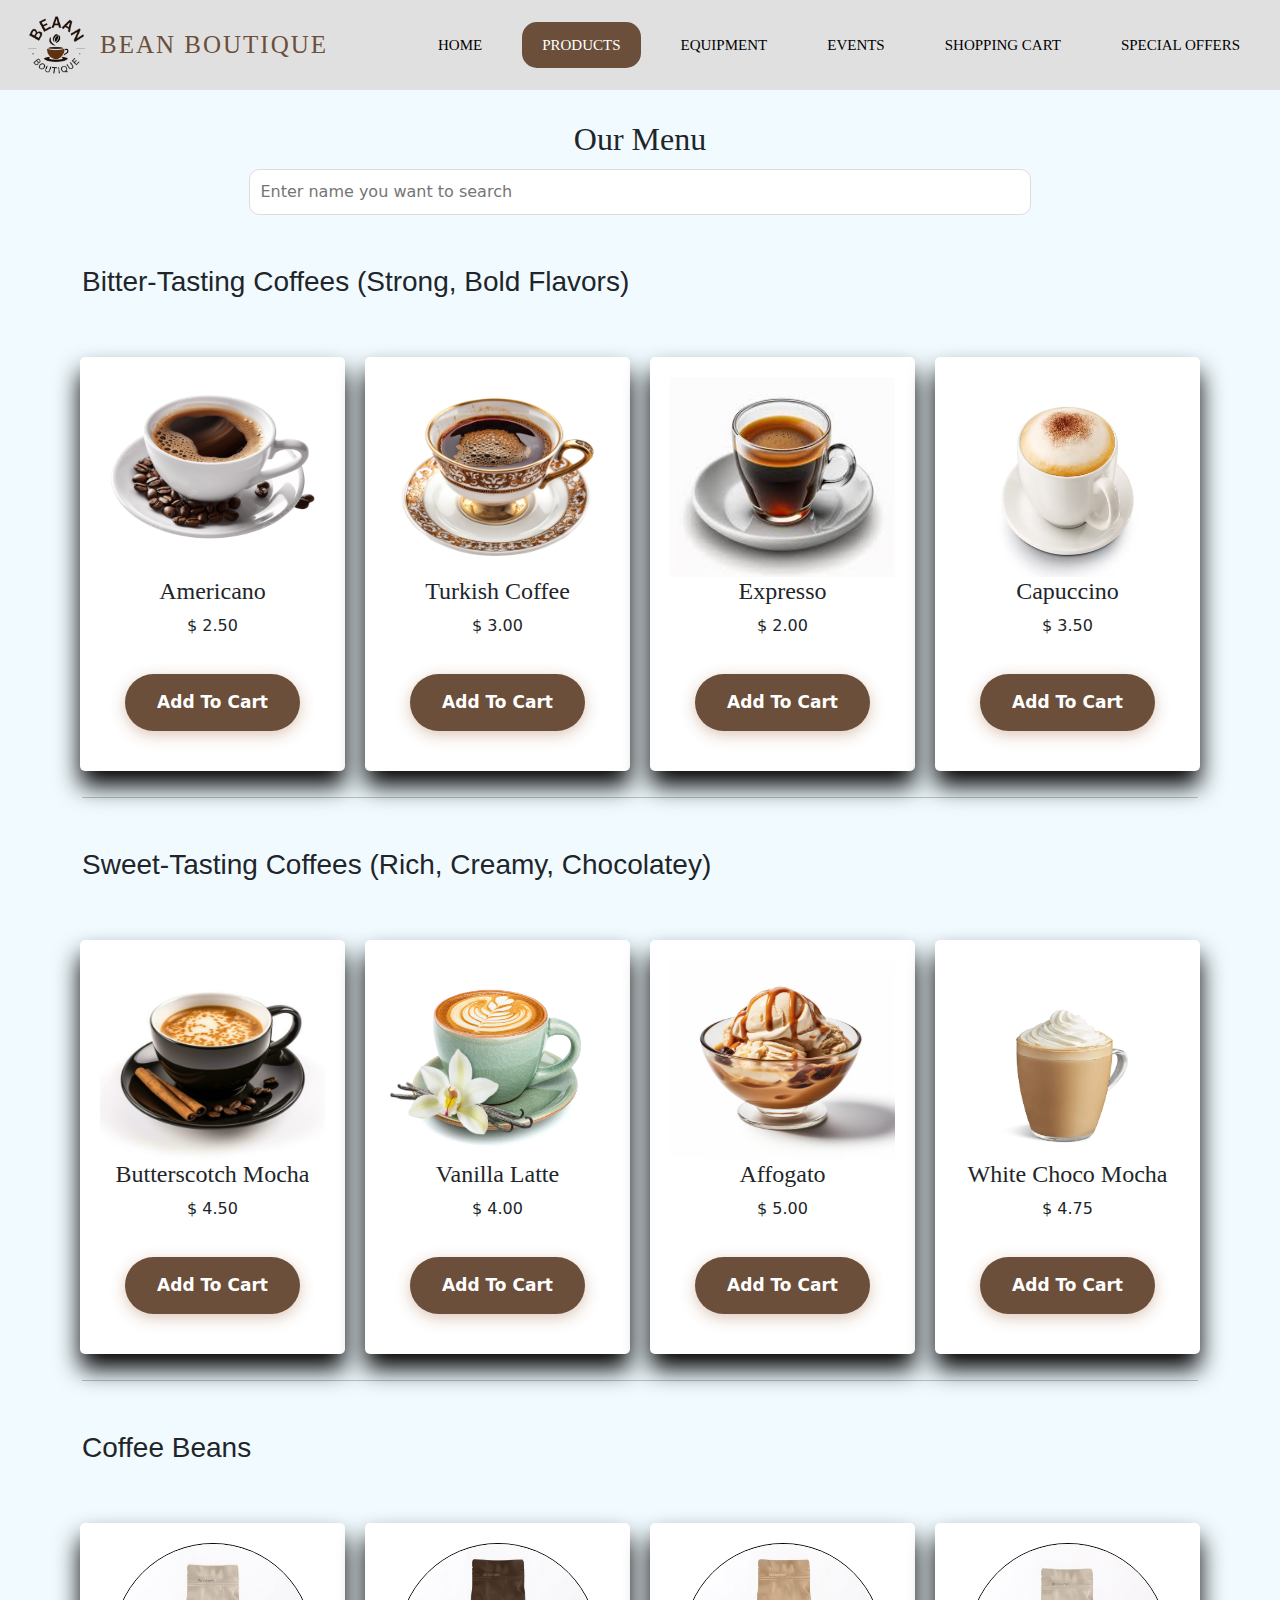
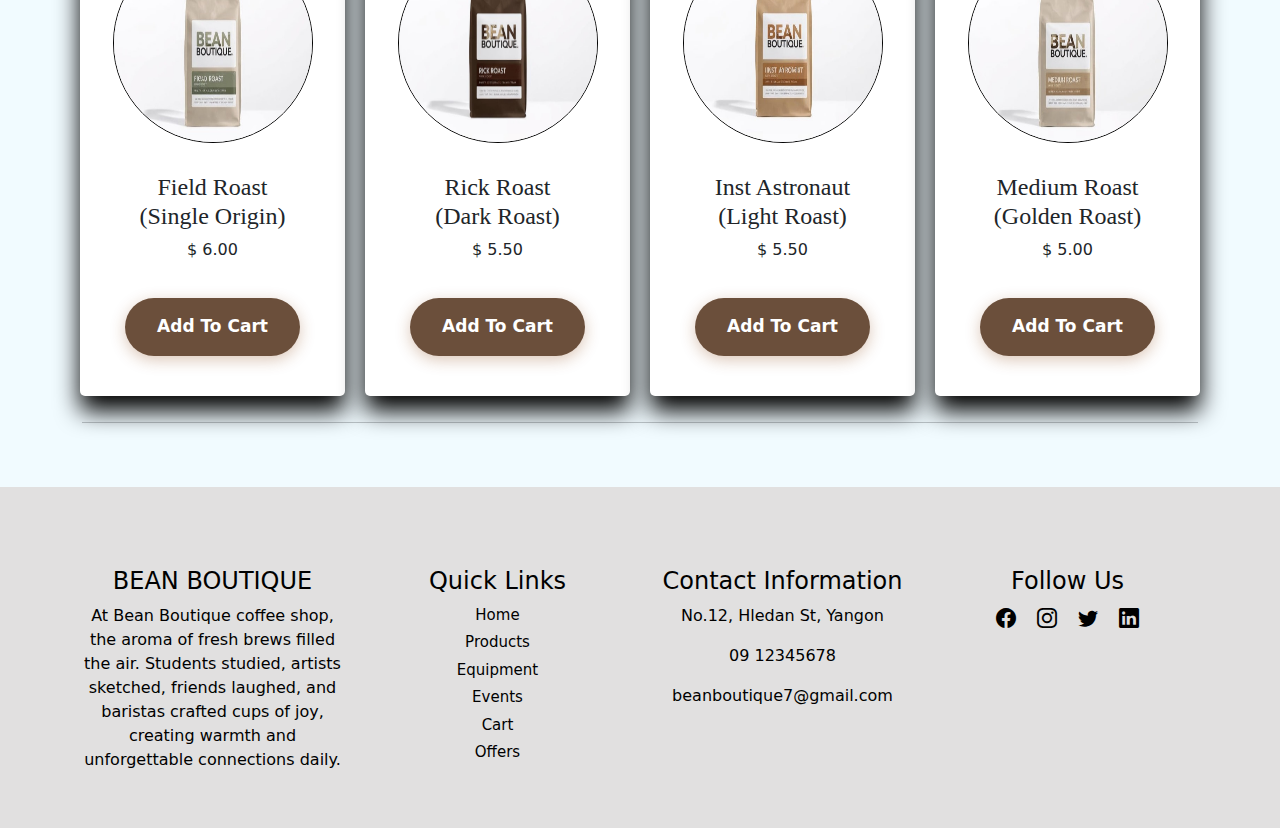
<file: products.html>
<!DOCTYPE html>
<html lang="en">

<head>
    <meta charset="UTF-8">
    <meta name="viewport" content="width=device-width, initial-scale=1.0">
    <title>Product Page</title>
    <link rel="stylesheet" href="https://cdn.jsdelivr.net/npm/bootstrap@5.3.7/dist/css/bootstrap.min.css">
    <link rel="stylesheet" href="style.css">
    <link rel="stylesheet" href="https://cdn.jsdelivr.net/npm/bootstrap-icons@1.13.1/font/bootstrap-icons.min.css">
</head>

<body>
    <!-- navbar -->
  <nav>
    <div class="navbar-brand">
      <img src="./Image/Contemporary Wordmark Coffee Logo.png" alt="">
      <span>BEAN BOUTIQUE</span>
    </div>

    <!-- nav-icon -->
    <input type="checkbox" id="menu-checkbox">
    <label for="menu-checkbox" class="menu-toggle">
      <i class="bi bi-list"></i>
    </label>

    <!-- nav links -->
    <ul class="nav-links">
      <li><a href="index.html">Home</a></li>
      <li><a href="products.html" class="active">Products</a></li>
      <li><a href="equip.html">Equipment</a></li>
      <li><a href="events.html">Events</a></li>
      <li><a href="cart.html">Shopping Cart</a></li>
      <li><a href="offers.html">Special Offers</a></li>
    </ul>
  </nav>
<!-- navbar -->

    <!-- Menu -->
    <div class="container">
        <h2 class="menu">Our Menu</h2>
        <div class="search">
            <input type="text" name="" id="searchinput" placeholder="Enter name you want to search">
        </div>
        <h3 class="Taste">Bitter-Tasting Coffees (Strong, Bold Flavors)</h3>
        <div class="row" id="rowshow">
            <div class="col4">
                <div class="box">
                    <img src="./Image/Americano1.png" alt="" class="img-fluid">
                    <h4>Americano</h4>
                    <p>$ 2.50</p>
                    <button class="btn add-to-cart" data-name="Americano" data-price="2.50">
                        Add To Cart</button>
                </div>
            </div>
            <div class="col4">
                <div class="box">
                    <img src="./Image/Turkish Coffee.webp" alt="" class="img-fluid">
                    <h4>Turkish Coffee</h4>
                    <p>$ 3.00</p>
                    <button class="btn add-to-cart" data-name="Turkish Coffee" data-price="3.00">
                        Add To Cart</button>
                </div>
            </div>
            <div class="col4">
                <div class="box">
                    <img src="./Image/expresso3.avif" alt="" class="img-fluid">
                    <h4>Expresso</h4>
                    <p>$ 2.00</p>
                    <button class="btn add-to-cart" data-name="Expresso" data-price="2.00">
                        Add To Cart</button>
                </div>
            </div>
            <div class="col4">
                <div class="box">
                    <img src="./Image/cappuccino1.png" alt="" class="img-fluid">
                    <h4>Capuccino</h4>
                    <p>$ 3.50</p>
                    <button class="btn add-to-cart" data-name="Capuccino" data-price="3.50">
                        Add To Cart</button>
                </div>
            </div>
        </div>
        <hr>
        <h3 class="Taste">Sweet-Tasting Coffees (Rich, Creamy, Chocolatey)</h3>
        <div class="row" id="rowshow">
            <div class="col4">
                <div class="box">
                    <img src="./Image/Butterscotch mocha.jpg" alt="" class="img-fluid">
                    <h4>Butterscotch Mocha</h4>
                    <p>$ 4.50</p>
                    <button class="btn add-to-cart" data-name="Butterscotch Mocha" data-price="4.50">
                        Add To Cart</button>
                </div>
            </div>
            <div class="col4">
                <div class="box">
                    <img src="./Image/Vanilla Latte.webp" alt="" class="img-fluid">
                    <h4>Vanilla Latte</h4>
                    <p>$ 4.00</p>
                    <button class="btn add-to-cart" data-name="Vanilla Latte" data-price="4.00">
                        Add To Cart</button>
                </div>
            </div>
            <div class="col4">
                <div class="box">
                    <img src="./Image/Affogato.jpg" alt="" class="img-fluid">
                    <h4>Affogato</h4>
                    <p>$ 5.00</p>
                    <button class="btn add-to-cart" data-name="Affogato" data-price="5.00">
                        Add To Cart</button>
                </div>
            </div>
            <div class="col4">
                <div class="box">
                    <img src="./Image/white-chocolate-mocha.webp" alt="" class="img-fluid">
                    <h4>White Choco Mocha</h4>
                    <p>$ 4.75</p>
                    <button class="btn add-to-cart" data-name="White Choco Mocha" data-price="4.75">
                        Add To Cart</button>
                </div>
            </div>
        </div>
        <hr>
        <h3 class="Taste">Coffee Beans</h3>
        <div class="row" id="rowshow">
            <div class="col4">
                <div class="box">
                    <img src="./Image/B1.jpg" alt="" class="img-fluid rounded-circle bens">
                    <h4 class="bean-name">Field Roast <br>(Single Origin)</h4>
                    <p>$ 6.00</p>
                    <button class="btn add-to-cart" data-name="Field Roast (Single Origin)" data-price="6.00">
                        Add To Cart</button>

                </div>
            </div>
            <div class="col4">
                <div class="box">
                    <img src="./Image/B2.jpg" alt="" class="img-fluid rounded-circle bens">
                    <h4 class="bean-name">Rick Roast <br>(Dark Roast)</h4>
                    <p>$ 5.50</p>
                    <button class="btn add-to-cart" data-name="Rick Roast (Dark Roast)" data-price="5.50">
                        Add To Cart</button>
                </div>
            </div>
            <div class="col4">
                <div class="box">
                    <img src="./Image/B3.jpg" alt="" class="img-fluid rounded-circle bens">
                    <h4 class="bean-name">Inst Astronaut <br>(Light Roast)</h4>
                    <p>$ 5.50</p>
                    <button class="btn add-to-cart" data-name="Inst Astronaut (Light Roast)" data-price="5.50">
                        Add To Cart</button>
                </div>
            </div>
            <div class="col4">
                <div class="box">
                    <img src="./Image/B4.jpg" alt="" class="img-fluid rounded-circle bens">
                    <h4 class="bean-name">Medium Roast <br>(Golden Roast)</h4>
                    <p>$ 5.00</p>
                    <button class="btn add-to-cart" data-name="Medium Roast (Golden Roast)" data-price="5.00">
                        Add To Cart</button>
                </div>
            </div>
        </div>
        <hr>
    </div><br><br>
    <!-- Menu -->

    <!-- Footer -->
    <footer class="ftbgcolor">
        <div class="container">
            <div class="row">
                <div class="col4">
                    <h4>BEAN BOUTIQUE</h4>
                    <p>At Bean Boutique coffee shop, the aroma of fresh brews filled the air. Students studied, artists
                        sketched, friends laughed, and baristas crafted cups of joy, creating warmth and unforgettable
                        connections daily.
                    </p>
                </div>
                <div class="col4">
                    <h4>Quick Links</h4>
                    <div class="link">
                        <a href="index.html" class="ftlink">Home</a>
                        <a href="products.html" class="ftlink">Products</a>
                        <a href="equip.html" class="ftlink">Equipment</a>
                        <a href="events.html" class="ftlink">Events</a>
                        <a href="cart.html" class="ftlink">Cart</a>
                        <a href="offers.html" class="ftlink">Offers</a>
                    </div>
                </div>
                <div class="col4">
                    <h4>Contact Information</h4>
                    <p>No.12, Hledan St, Yangon</p>
                    <p>09 12345678</p>
                    <p>beanboutique7@gmail.com</p>
                </div>
                <div class="col4">
                    <h4>Follow Us</h4>
                    <i class="bi bi-facebook fticons"></i>
                    <i class="bi bi-instagram fticons"></i>
                    <i class="bi bi-twitter fticons"></i>
                    <i class="bi bi-linkedin fticons"></i>
                </div>
            </div>
        </div>
    </footer>
    <!-- Footer -->

    <!-- Search Bar -->
    <script>
        const searchinput = document.getElementById("searchinput")
        const products = document.getElementsByClassName("col4")
        searchinput.addEventListener("keyup", function () {
            const filter = searchinput.value.toLowerCase()
            for (let i = 0; i < products.length; i++) {
                const title = products[i].getElementsByTagName("h4")[0].
                    textContent.toLowerCase()
                if (title.includes(filter)) {
                    products[i].classList.remove("hidden")
                } else {
                    products[i].classList.add("hidden")
                }
            }
        })
    </script>
    <!-- Search Bar -->

    <!-- Add to cart -->
    <script>
        let cart = JSON.parse(sessionStorage.getItem('cart')) || {}
        let addtocart = document.querySelectorAll('.add-to-cart')
        addtocart.forEach((button) => {
            button.addEventListener('click', (e) => {
                let name = e.target.dataset.name;
                let price = e.target.dataset.price;

                if (cart[name]) {
                    cart[name].quantity += 1
                } else {
                    cart[name] = { price, quantity: 1 }
                }
                sessionStorage.setItem('cart', JSON.stringify(cart))
                alert(`${name} have been added to your card`)
            })
        })</script>
    <!-- Add to cart -->

    <script src="https://cdn.jsdelivr.net/npm/bootstrap@5.3.3/dist/js/bootstrap.bundle.min.js"></script>
    <script src="script.js"></script>
</body>

</html>
</file>
<file: style.css>
/* navbar */

body {
    background: #f1fbff;
}

nav {
    position: fixed;
    top: 0;
    left: 0;
    width: 100%;
    background: rgb(225, 224, 224);
    display: flex;
    justify-content: space-between;
    align-items: center;
    padding: 10px 20px;
    z-index: 1000;
}

.navbar-brand {
    display: flex;
    align-items: center;
    font-size: 25px;
    letter-spacing: 2px;
    color: #6b4f3b;
    font-family: fantasy;
}

.navbar-brand img {
    width: 70px;
    height: 70px;
    margin-right: 10px;
}

.nav-links {
    display: flex;
    list-style: none;
    margin: 0;
    padding: 0;
}

.nav-links li {
    margin-left: 20px;
}

.nav-links a {
    font-family: Georgia, 'Times New Roman', Times, serif;
    text-decoration: none;
    color: black;
    text-transform: uppercase;
    font-size: 15px;
    padding: 15px 20px;
    border-radius: 15px;
    transition: 0.3s ease;
}

.nav-links a:hover {
    background: rgb(180, 180, 180);
    color: white;
    transition: 0.5s ease;
}

/* hidden checkbox */
#menu-checkbox {
    display: none;
}

/* nav icon */
.menu-toggle {
    display: none;
    font-size: 30px;
    color: black;
    cursor: pointer;
}

.nav-links a.active {
    background-color: #6b4f3b;
    color: white;
}

/* navbar */

/* slide */


.slide {
    background: url(./Image/bg5.jpg) no-repeat;
    height: 750px;
    background-size: cover;
    padding: 20px;
    display: flex;
    color: white;
    align-items: center;
    justify-content: start;
    position: relative;
}

.slide::before {
    position: absolute;
    content: '';
    top: 0px;
    left: 0px;
    width: 100%;
    height: 100%;
    background: rgba(0, 0, 0, 0.3);
    z-index: 2;
}

.slide-text {
    margin-top: 90px;
    width: 50%;
    text-align: center;
    z-index: 3;
}

.slide-text h1 {
    font-weight: 900;
    font-family: fantasy;
    color: white;

}

.btn {
    background: #6b4f3b;
    color: white;
    margin: 20px;
    padding: 16px 32px;
    border: none;
    border-radius: 50px;
    font-size: 17px;
    font-weight: 600;
    cursor: pointer;
    box-shadow: 0 4px 15px rgba(139, 69, 19, 0.3);
}

.btn:hover {
    background: white;
    color: #6b4f3b;
    border: 1px solid #6b4f3b;
    transition: 0.5s ease;
}

/* slide */

/* body */
#description {
    width: 400px;
    height: 500px;
    padding: 15px;
    border-radius: 30% 50%;
    text-align: center;
    background: #6b4f3b;
    color: white;

}

#description .des {
    margin-top: 100px;
    font-family: 'Gill Sans', 'Gill Sans MT', Calibri, 'Trebuchet MS', sans-serif;
}

#talk-img img {
    width: 400px;
    border-radius: 15px;
    box-shadow: 0px 15px 25px #a4a4a4;
}

section {
    width: 100%;
    height: 100vh;
    display: flex;
    justify-content: center;
    align-items: center;
    gap: 0 200px;
    padding: 50px;
}

.container {
    width: 90%;
    margin: auto;
}

.container h2 {
    text-align: center;
    font-family: Georgia, 'Times New Roman', Times, serif;
}

.row {
    display: flex;
}

.col4 {
    flex: 1;
    padding: 10px;
    text-align: center;
    margin-top: 40px;
    max-width: 25%;
    transition: all 0.3s ease;
}

.SP .col4 .cf {
    margin-top: 0px;
    color: black;
    font-family: Georgia, 'Times New Roman', Times, serif;
}

.col4 img {
    height: 200px;
}

.img-fluid {
    width: 100%;
    height: 250px;
}

.SP .col4 {
    box-shadow: 1px 1px 1px 1px #6b4f3b;
    padding: 15px;
    background: rgb(255, 255, 255);
    border-radius: 15px;
}

#equip-ttl {
    width: 40%;
    padding: 15px;
    border-radius: 30px;
    text-align: center;
}

#equip-ttl .ttl {
    margin-top: 20px;
    font-weight: 30px;
    font-family: Georgia, 'Times New Roman', Times, serif;
}

#equip-ttl .des {
    margin-top: 10px;
    font-family: 'Gill Sans', 'Gill Sans MT', Calibri, 'Trebuchet MS', sans-serif;
    text-align: center;
}

#equip-img img {
    width: 500px;
    border-radius: 15px;
    box-shadow: 0px 15px 25px #a4a4a4;
}

.EQ {
    width: 100%;
    height: 100vh;
    display: flex;
    justify-content: center;
    align-items: center;
    gap: 0 50px;
    padding: 50px;
}

.btn-EQUIP {
    background: #6b4f34;
    color: white;
    border: none;
    width: 50%;
    padding: 9.5px 14.5px;
    border-radius: 8px;
    cursor: pointer;
    font-size: 15px;
    margin: 15px 65px 0;
    transition: ease 0.3s;
    box-shadow: 0 4px 15px rgba(139, 69, 19, 0.3);
}

.btn-EQUIP:hover {
    background: white;
    color: black;
    box-shadow: 0 6px 20px rgba(139, 69, 19, 0.4);
}

/* body */

/* Product */
/* search bar */
.container {
    width: 90%;
    margin: auto;
}

.search {
    display: flex;
    justify-content: center;
}


#searchinput {
    width: 70%;
    padding: 10px;
    border-radius: 10px;
}

.hidden {
    display: none;
}

/* search bar */

.container .menu {
    margin-top: 120px;
    font-weight: 70px;
}

.container .Taste {
    margin-top: 50px;
    font-family: 'Franklin Gothic Medium', 'Arial Narrow', Arial, sans-serif;
}

.box {
    background: white;
    padding: 20px;
    box-shadow: 0px 15px 25px rgb(0, 0, 0);
    border-radius: 5px;
}

.box h4 {
    font-family: Georgia, 'Times New Roman', Times, serif;
}

.img-fluid {
    width: 100%;
}

/* beans */
.box .bean-name {
    margin-top: 30px;
}

.bens {
    border: 1px solid black;
    width: 200px;
    height: 200px;
}

.detail {
    color: rgb(0, 0, 0);
    float: right;
    font-size: 20px;
}

/* beans */
/* Product */


/* Equipment */
/* slide */
.eq-slide {
    background: url(./Image/eqbg1.jpg) no-repeat;
    height: 600px;
    background-size: cover;
    padding: 20px;
    display: flex;
    color: white;
    align-items: center;
    justify-content: center;
    position: relative;
}

.eq-slide::before {
    position: absolute;
    content: '';
    top: 0px;
    left: 0px;
    width: 100%;
    height: 100%;
    background: rgba(0, 0, 0, 0.6);
    z-index: 2;
}

.eq-slide-text {
    margin-top: 90px;
    width: 50%;
    text-align: center;
    z-index: 3;
}

.eq-slide-text p {
    font-size: 20px;
}

.eq-slide h1 {
    font-weight: 500;
    font-family: fantasy;
    color: white;

}

.btn-eq {
    background: #92400e;
    color: white;
    padding: 16px 32px;
    border: none;
    border-radius: 50px;
    font-size: 18px;
    font-weight: 700;
    cursor: pointer;
    box-shadow: 0 4px 15px rgba(139, 69, 19, 0.3);
}

.btn-eq:hover {
    background: white;
    color: #92400e;
    box-shadow: 0 6px 20px rgba(139, 69, 19, 0.4);
}

/* slide */

.equipment-section {
    padding: 40px 20px;
}

.equipment-box {
    display: flex;
    flex-wrap: wrap;
    align-items: center;
    gap: 20px;
}

.equipment-image img {
    max-width: 100%;
    border-radius: 8px;
    width: 600px;
    height: 400px;
    box-shadow: 0px 15px 25px rgb(0, 0, 0);
}

.equipment-content {
    flex: 1;
    padding: 20px;
}

.price {
    font-size: 40px;
    font-family: Cambria, Cochin, Georgia, Times, 'Times New Roman', serif;
    padding: 0px 40px 0px 0px;
    color: red;

}

.dis-price {
    text-decoration: line-through;
    color: #666;
    font-size: 20px;
    font-family: cursive;
}

/* Equipment */

/* events */
/* Header Styles */
.eve-slide {
    background: url(./Image/pour.jpg) no-repeat;
    height: 750px;
    background-size: cover;
    padding: 20px;
    display: flex;
    color: white;
    align-items: center;
    justify-content: center;
    position: relative;
}

.eve-slide::before {
    position: absolute;
    content: '';
    top: 0px;
    left: 0px;
    width: 100%;
    height: 100%;
    background: rgba(0, 0, 0, 0.5);
    z-index: 2;
}

.eve-slide-text {
    width: 50%;
    text-align: center;
    z-index: 3;
}

.eve-slide .event-header {
    font-size: 60px;
    font-family: Impact, Haettenschweiler, 'Arial Narrow Bold', sans-serif;
}

.eve-slide .event-text {
    font-size: 19px;
    max-width: 600px;
    margin: 0 auto;
}

.btn-eve {
    background: linear-gradient(135deg, #fef3c7 0%, #fed7aa 100%);
    color: #92400e;
    padding: 16px 32px;
    border: none;
    border-radius: 50px;
    font-size: 18px;
    font-weight: 700;
    cursor: pointer;
    box-shadow: 0 4px 15px rgba(139, 69, 19, 0.3);
}

.btn-eve:hover {
    background: white;
    color: #92400e;
    box-shadow: 0 6px 20px rgba(139, 69, 19, 0.4);
}


/* events section */
.events-container {
    display: flex;
    gap: 24px;
    justify-content: center;
    flex-wrap: wrap;
    margin: 90px 0 90px 32px;
}

.event-card {
    background: #fff;
    border-radius: 10px;
    overflow: hidden;
    box-shadow: 0 6px 18px rgba(0, 0, 0, 0.06);
    max-width: 320px;
    transition: transform 0.3s;
}

.event-card:hover {
    transform: translateY(-5px);
}

.event-card img {
    width: 100%;
    height: 180px;
    object-fit: cover;
}

.event-content {
    padding: 16px;
}

.event-content h3 {
    margin: 0 0 8px 0;
    color: #333;
}

.event-content p {
    margin: 3px 0;
    color: #666;
    font-size: 15px;
}

.event-date {
    margin-top: 13px;
    font-weight: bold;
    color: #6b4f34;
    font-size: 15px;
}

.btn-event {
    background: #6b4f34;
    color: #fff;
    border: none;
    width: 50%;
    padding: 9.5px 14.5px;
    border-radius: 8px;
    cursor: pointer;
    font-size: 15px;
    margin: 15px 65px 0;
    transition: ease 0.3s;
    box-shadow: 0 4px 15px rgba(139, 69, 19, 0.3);
}

/* events section */


/* Container for form + map */
.form-container {
    display: flex;
    gap: 24px;
    flex-wrap: wrap;
    margin: 32px;
}

.card {
    background: #fff;
    border-radius: 10px;
    padding: 16px;
    box-shadow: 0 6px 18px rgba(0, 0, 0, 0.06);
    flex: 1;
    box-sizing: border-box;
}

.form-ttl {
    margin-top: 0;
    margin-bottom: 16px;
}

/* Form*/
label {
    font-size: 14px;
    color: #666;
    display: block;
    margin-top: 9.5px;
    font-weight: bold;
}

input,
select,
textarea {
    width: 100%;
    padding: 9.5px;
    border: 1px solid #dcdcdc;
    border-radius: 6px;
    font-size: 16px;
    margin-top: 3px;
    box-sizing: border-box;
}

.reg-btn {
    background: #6b4f34;
    color: #fff;
    border: none;
    width: 50%;
    padding: 9.5px 14.5px;
    border-radius: 8px;
    cursor: pointer;
    font-size: 15px;
    margin: 10px 100px;
    transition: ease 0.3s;
    box-shadow: 0 4px 15px rgba(139, 69, 19, 0.3);
}

.reg-btn:hover {
    background: rgb(255, 255, 255);
    color: #3b1f1f;
    border: 1px solid #6b4f3b;
}

.map-frame {
    height: 320px;
    border-radius: 8px;
    overflow: hidden;
    border: 1px solid #e6e6e6;
}

/* events */

/* cart */

.container .cart-ttl {
    margin-top: 80px;
    font-family: 'Franklin Gothic Medium', 'Arial Narrow', Arial, sans-serif;
}

table {
    width: 100%;
    text-align: center;
    margin: 30px;
}

th,
td {
    padding: 10px;
    border-bottom: 2px solid #ddd;
}

.qty-controls {
    display: flex;
    justify-content: center;
    align-items: center;
    gap: 8px;
}

.qty-btn {
    background: #6b4f3b;
    color: white;
    border: none;
    padding: 0;
    border-radius: 5px;
    cursor: pointer;
    width: 30px;
    height: 30px;
}

.qty-btn:hover {
    background: rgb(255, 255, 255);
    color: #3b1f1f;
    border: 1px solid #6b4f3b;
}

.remove-btn {
    color: #3b1f1f;
    border: none;
    font-size: 30px;
    border-radius: 5px;
    background: none;
    cursor: pointer;
}

.remove-btn:hover {
    color: red;
}

/* cart */

/* checkout */

.checkout-btn {
    padding: 12px 24px;
    background: #6b4f3b;
    color: white;
    font-size: 16px;
    border: none;
    border-radius: 6px;
    cursor: pointer;
    transition: 0.3s;
}

.checkout-btn:hover {
    background: rgb(255, 255, 255);
    color: #3b1f1f;
    border: 1px solid #6b4f3b;
}

/* Hidden form container */
.checkout-form {
    display: none;
    margin: 20px auto;
    padding: 20px;
    max-width: 400px;
    margin-left: auto;
    margin-right: auto;
    border: 1px solid #ddd;
    border-radius: 10px;
    box-shadow: 0 2px 8px rgba(0, 0, 0, 0.15);
    background: #fff;
}

.checkout-form h2 {
    margin-bottom: 15px;
    font-size: 22px;
    text-align: center;
}

.checkout-form label {
    display: block;
    margin: 10px 0 5px;
    font-weight: bold;
    text-align: left;
}

.checkout-form input,
.checkout-form select {
    width: 100%;
    padding: 10px;
    border-radius: 5px;
    border: 1px solid #ccc;
}

.order-btn {
    margin: 15px 100px 0px;
    padding: 12px 24px;
    background: #6b4f3b;
    color: white;
    font-size: 16px;
    border: none;
    border-radius: 6px;
    cursor: pointer;
    transition: 0.3s;
}

.order-btn:hover {
    background: rgb(255, 255, 255);
    color: #3b1f1f;
    border: 1px solid #6b4f3b;
}

/* checkout */

/* Special offers */
/* Slide */
.off-slide {
    background: url(./Image/sub-bg1.jpg) no-repeat;
    background-size: cover;
    padding: 80px 0;
    text-align: center;
    margin-top: 30px;
}

.off-slide h2 {
    font-size: 56px;
    color: #92400e;
    margin-bottom: 24px;
    font-weight: 700;
}

.off-slide p {
    font-size: 20px;
    color: #a16207;
    margin-bottom: 32px;
    max-width: 600px;
    margin-left: auto;
    margin-right: auto;
}

.btn-slide {
    background: #D2691E;
    color: white;
    padding: 16px 32px;
    border: none;
    border-radius: 50px;
    font-size: 17.6px;
    font-weight: 600;
    cursor: pointer;
    box-shadow: 0 4px 15px rgba(139, 69, 19, 0.3);
}

.btn-slide:hover {
    background: white;
    color: #92400e;
    box-shadow: 0 6px 20px rgba(139, 69, 19, 0.4);
}

/* Slide */
/* Offers Section */

.section-header {
    text-align: center;
    margin: 65px;
}

.section-title {
    font-size: 48px;
    font-weight: 900;
    margin-bottom: 16px;
    color: #92400e;
}

.section-subtitle {
    font-size: 20px;
    color: #666;
    max-width: 600px;
    margin: 0 auto;
}

.col3 {
    flex: 1;
    padding: 10px;
    text-align: center;
    margin-top: 20px;
    margin-left: 35px;
    max-width: 30%;
}

.offer-card {
    background: linear-gradient(135deg, #fef3c7 0%, #fed7aa 100%);
    color: #92400e;
    padding: 48px 32px;
    border-radius: 25px;
    text-align: center;
    position: relative;
    overflow: hidden;
}

.offer-icon {
    font-size: 48px;
    margin-bottom: 16px;
    color: gold;
}

.offer-title {
    font-size: 29px;
    font-weight: 700;
    margin-bottom: 16px;
}

.offer-price {
    font-size: 40px;
    font-weight: 900;
    margin-bottom: 16px;
}

.offer-description {
    margin-bottom: 32px;
}

.offer-btn {
    border: none;
    background: #92400e;
    color: white;
    padding: 16px 32px;
    border-radius: 50px;
    font-size: 17px;
    font-weight: 600;
    cursor: pointer;
    box-shadow: 0 4px 15px rgba(139, 69, 19, 0.3);
}

.offer-btn:hover {
    background: white;
    color: #92400e;
    box-shadow: 0 6px 20px rgba(139, 69, 19, 0.4);
    transition: 0.5s ease;
}

/* Special offers */

/* subscription section */
.sub-card {
    /* background: rgba(255, 0, 0, 0.1); */
    background: linear-gradient(135deg, #fef3c7 0%, #fed7aa 100%);
    border: 1px solid rgba(255, 255, 255, 0.2);
    border-radius: 20px;
    padding: 40px;
    text-align: center;
    position: relative;
    height: 800px;
}

.sub-icon {
    font-size: 48px;
    margin-bottom: 16px;
    color: gold;
}

.plan-name {
    font-size: 25px;
    font-weight: 700;
    margin-bottom: 16px;
    color: #92400e;
}

.plan-price {
    font-size: 48px;
    font-weight: 900;
    margin-bottom: 8px;
    color: #92400e;
}

.plan-period {
    opacity: 0.8;
    margin-bottom: 32px;
}

.plan-features {
    list-style: none;
    margin-bottom: 32px;
    text-align: left;
}

.plan-features li {
    padding: 13px 0;
    border-bottom: 1px solid rgba(255, 255, 255, 0.1);
    position: relative;
    padding-left: 32px;
}

.plan-features li::before {
    content: "✓";
    position: absolute;
    left: 0;
    color: #43e97b;
    font-weight: bold;
}

.sub-btn {
    border: none;
    background: #92400e;
    color: white;
    padding: 16px 32px;
    border-radius: 50px;
    font-size: 17px;
    font-weight: 600;
    cursor: pointer;
    box-shadow: 0 4px 15px rgba(139, 69, 19, 0.3);
}

.sub-btn:hover {
    background: white;
    color: #92400e;
    box-shadow: 0 6px 20px rgba(139, 69, 19, 0.4);
    transition: 0.5s ease;
}

/* subscription section */



/* firstvisitor */
/* Modal Background */
.modal {
    display: none;
    position: fixed;
    z-index: 1000;
    left: 0;
    top: 0;
    width: 100%;
    height: 100%;
    background: rgba(0, 0, 0, 0.6);
    justify-content: center;
    align-items: center;
}

/* Modal Content */
.modal-content {
    background: #fff;
    padding: 20px;
    border-radius: 12px;
    text-align: center;
    max-width: 500px;
    width: 90%;
    box-shadow: 0 5px 15px rgba(0, 0, 0, 0.3);
    animation: popup 0.3s ease;
}


@keyframes popup {
    from {
        transform: scale(0.8);
        opacity: 0;
    }

    to {
        transform: scale(1);
        opacity: 1;
    }
}

.modal-content .dis {
    margin-top: 0;
    font-size: 22px;
    font-weight: bold;
}

.modal-content .input {
    width: 100%;
    padding: 10px;
    margin: 10px 0;
    border: 1px solid #ccc;
    border-radius: 6px;
}

.modal-content .dis-btn {
    padding: 10px 20px;
    background: goldenrod;
    color: white;
    border: none;
    border-radius: 6px;
    cursor: pointer;
}

.modal-content .dis-btn:hover {
    background: #3b1f1f;
    color: white;
}

.close {
    position: absolute;
    top: 15px;
    right: 20px;
    font-size: 20px;
    cursor: pointer;
}

/* firstvisitor */

/* footer */

.row {
    display: flex;
    flex-wrap: wrap;
}

.col4 {
    flex: 1;
    padding: 10px;
    text-align: center;
    min-width: 250px;
}

.ftbgcolor {
    background: rgb(225, 224, 224);
    padding: 30px 0px;
    color: rgb(0, 0, 0);
}

.ftlink {
    text-decoration: none;
    color: rgb(0, 0, 0);
    display: block;
    margin: 5px;
    font-size: 15px;
}

.ftlink:hover {
    text-decoration: underline;
}

.fticons {
    margin: 8px;
    font-size: 20px;
}

/* foooter */

/* resopnsive */

@media screen and (max-width: 600px) {

    /* navbar */
    .nav-links {
        display: none;
        flex-direction: column;
        position: absolute;
        top: 100%;
        right: 0;
        background: rgb(225, 224, 224);
        width: 100%;
        text-align: start;
        padding: 10px 0;
    }

    .nav-links li {
        margin: 10px 0;
    }

    #menu-checkbox:checked~.nav-links {
        display: flex;
    }

    .menu-toggle {
        display: block;
    }

    /* navbar */
    /* Home page */
    .TK,
    .EQ,
    .ftbgcolor,
    .row {
        flex-flow: column;
        text-align: center;
        align-items: center;
    }

    /* Slide */
    .slide {
        height: 400px;
        padding: 10px;
    }

    .slide-text {
        width: 60%;
        margin-bottom: 50px;
    }

    .slide-text h1 {
        font-size: 22px;
        margin-top: 100px;
    }

    .slide-text h3 {
        font-size: 14px;
    }

    .btn {
        padding: 10px 20px;
        font-size: 14px;
    }

    section {
        gap: 20px;
        height: auto;
        padding: 20px;
    }

    #description {
        width: 90%;
        height: auto;
        border-radius: 20px;
        padding: 20px;
    }

    #description .des {
        margin-top: 20px;
        font-size: 14px;
    }

    #talk-img img {
        width: 90%;
    }

    /* Equipment Description */
    .EQ {
        height: auto;
        padding: 20px;
        gap: 20px;
    }

    #equip-img img {
        width: 100%;
        max-width: 380px;
    }

    #equip-ttl {
        width: 100%;
        padding: 15px;
    }

    #equip-ttl .ttl {
        font-size: 20px;
        margin-top: 10px;
    }

    #equip-ttl .des {
        font-size: 14px;
        line-height: 1.4;
        margin-top: 20px;
    }

    .btn-EQUIP {
        width: 40%;
        margin: 15px 0 0 0;
        font-size: 14px;
    }

    /* Specials Menu */
    .col4 {
        max-width: 90%;
        margin-top: 20px;
    }

    .col4 img {
        height: auto;
        max-height: 180px;
    }

    .img-fluid {
        height: auto;
    }

    .container h2 {
        font-size: 20px;
    }


    /* Home page */

    /* Product page */
    .col4 {
        max-width: 70%;
        margin: 15px auto;
        padding: 0;
    }

    /* Product page */

    /* Equipment page */
    .eve-slide-text,
    .eq-slide-text {
        width: 90%;
        margin-top: 30px;
        text-align: center;
    }

    .eq-slide-text h1 {
        font-size: 28px;
    }

    .eve-slide-text .event-text,
    .eq-slide-text p {
        font-size: 16px;
        line-height: 1.5;
    }

    .btn-eq {
        padding: 12px 24px;
        font-size: 16px;
        border-radius: 30px;
    }

    /* Equipment page */

    /* event page */
    .eve-slide {
        height: 400px;
        padding: 10px;
        margin-top: 50px;
    }

    .eve-slide-text .event-header {
        font-size: 40px;
    }

    .event-card {
        margin-right: 30px;
    }

    .card {
        flex: 1 100%;
    }

    .reg-btn {
        width: 80%;
        margin: 10px auto;
        display: block;
    }

    /* event page */
    /* Cart Page */
    .cart-ttl {
        font-size: 22px;
        text-align: center;
        margin-top: 40px;
    }

    table {
        display: block;
        width: 100%;
        font-size: 14px;
        margin: 15px 0;
    }

    th,
    td {
        padding: 8px;
    }

    td span {
        margin: 0 30px;
        display: inline-block;
        min-width: 20px;
        text-align: center;
    }

    .remove-btn {
        font-size: 22px;
    }

    .checkout-btn {
        width: 60%;
        font-size: 15px;
        margin: 20px 70px;
    }

    .checkout-form {
        max-width: 95%;
        padding: 15px;
        font-size: 14px;
    }

    .checkout-form h2 {
        font-size: 18px;
    }

    .order-btn {
        width: 40%;
        font-size: 15px;
        padding: 10px;
        margin: 10px 20px 0 110px;
    }

    /* Cart page */

    /* Offer Page */
    .off-slide {
        height: 400px;
        padding: 10px;
    }

    .col3 {
        max-width: 70%;
        margin: 15px auto;
        padding: 0;
    }

    .off-slide h2 {
        margin-top: 90px;
        font-size: 27px;
    }

    .off-slide p {
        font-size: 17px;
    }

    .offer-card,
    .sub-card {
        padding: 24px 16px;
        width: 90%;
        height: auto;
        margin: auto;
    }

    .section-header .section-title {
        font-size: 25px;
        text-align: center;
        margin: 10px auto;
    }

    .section-subtitle {
        font-size: 18px;
    }

    .offer-title,
    .plan-name {
        font-size: 22px;
    }

    .offer-price,
    .plan-price {
        font-size: 28px;
    }

    .offer-btn,
    .sub-btn {
        font-size: 15px;
        padding: 12px 24px;
    }

    .plan-features li {
        font-size: 14px;
        padding: 10px 0 10px 28px;
    }
}
</file>
